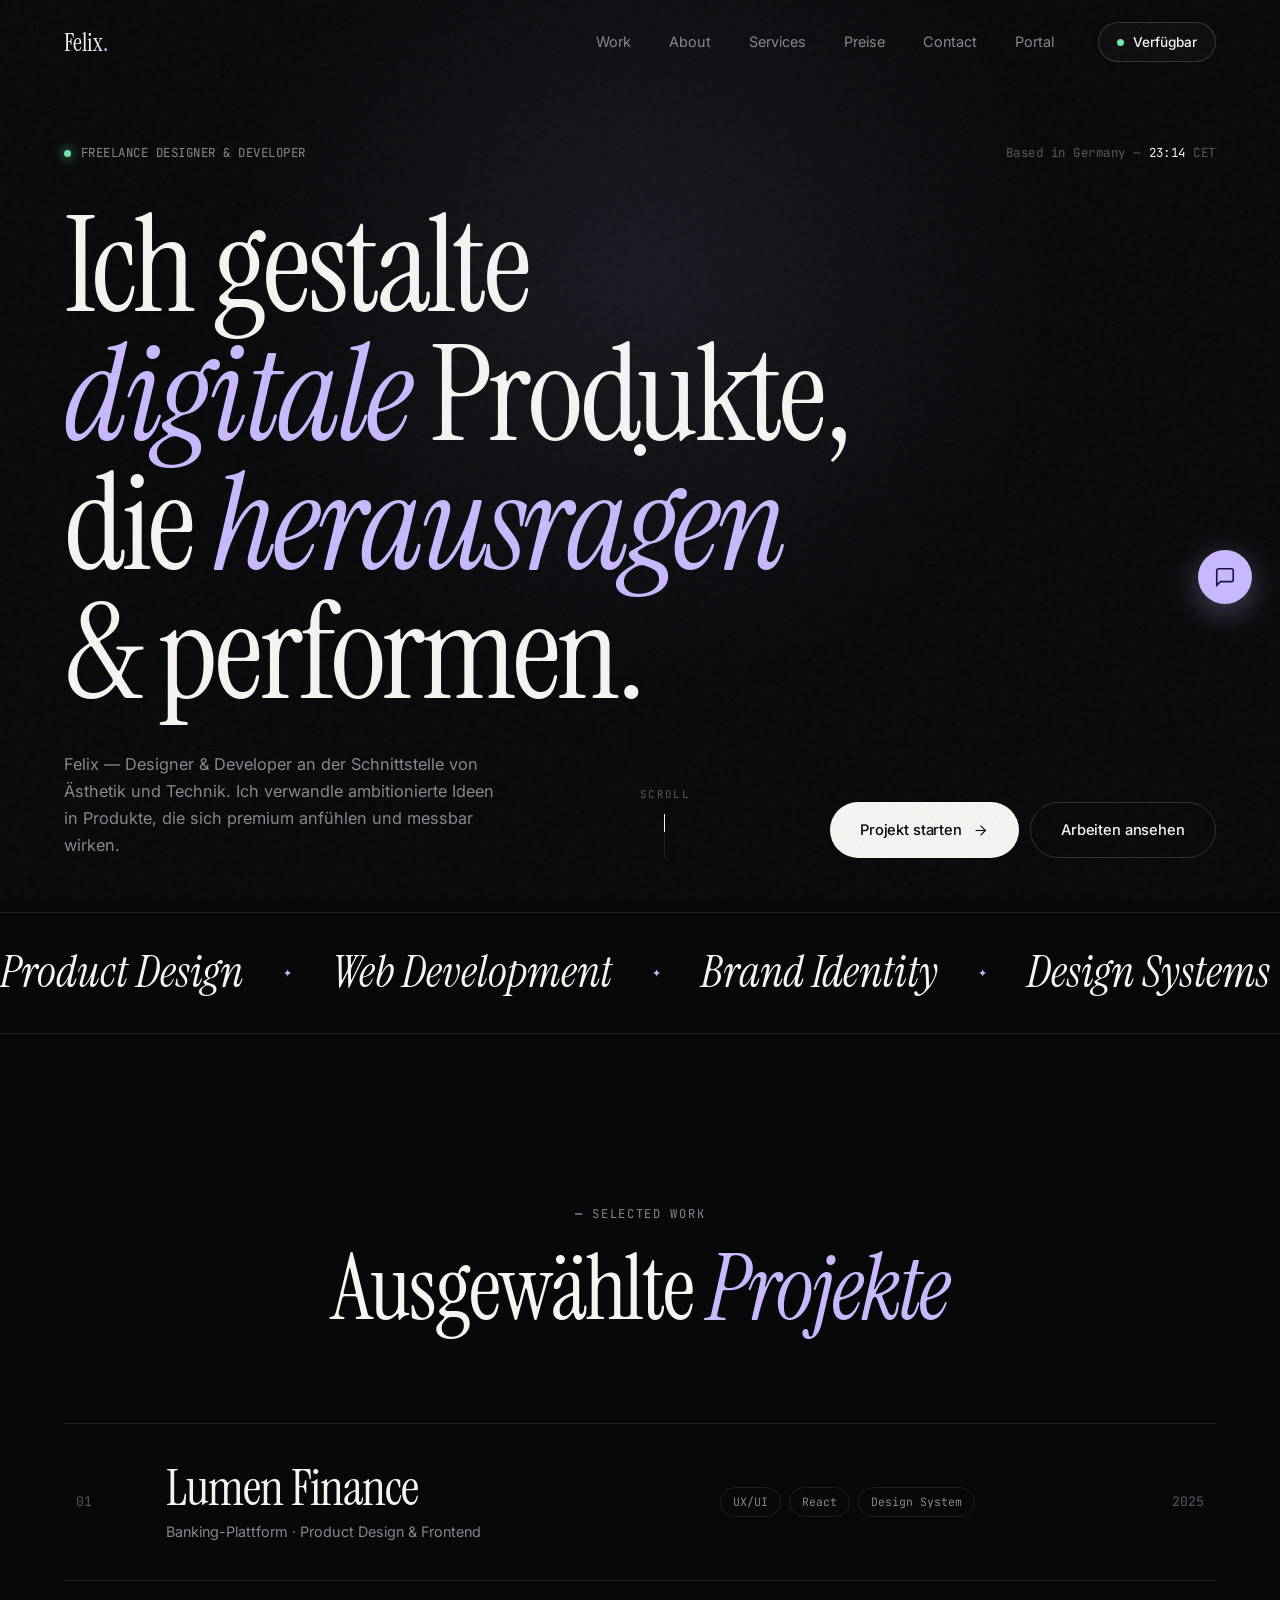
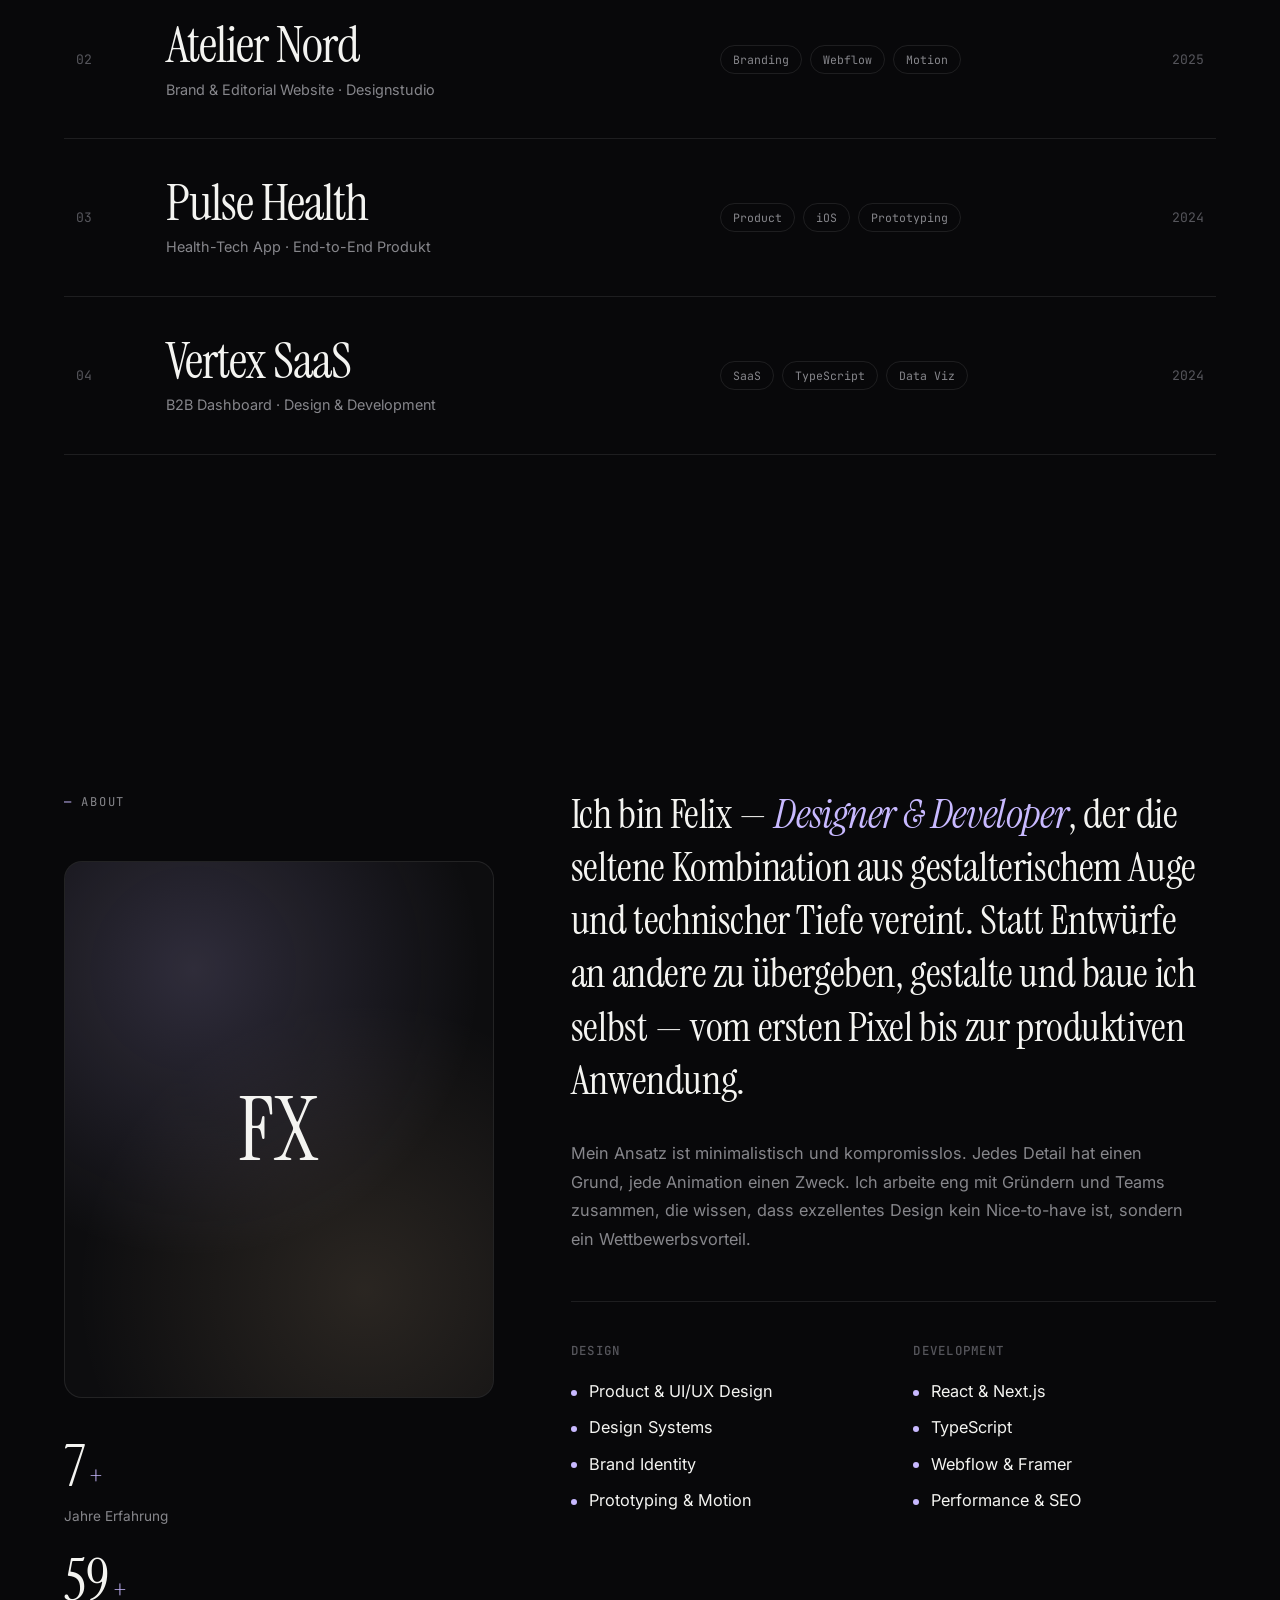
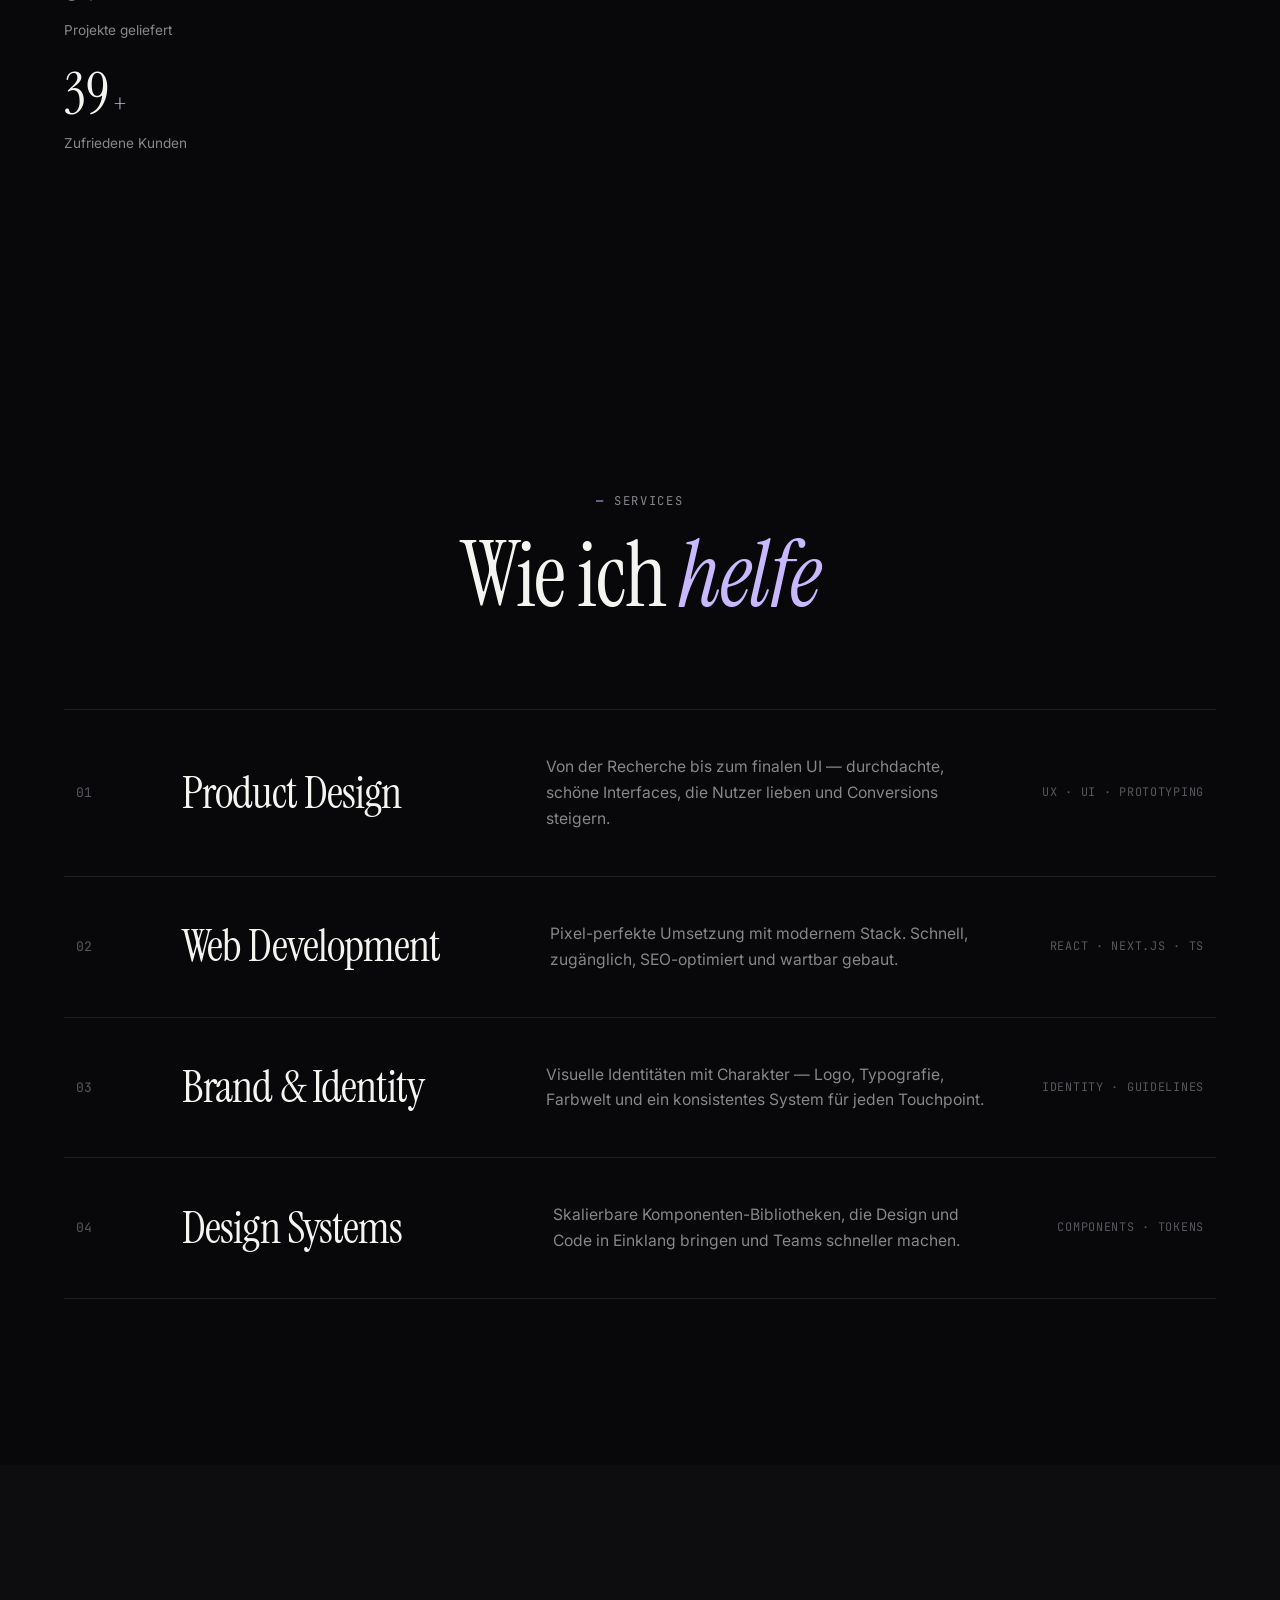
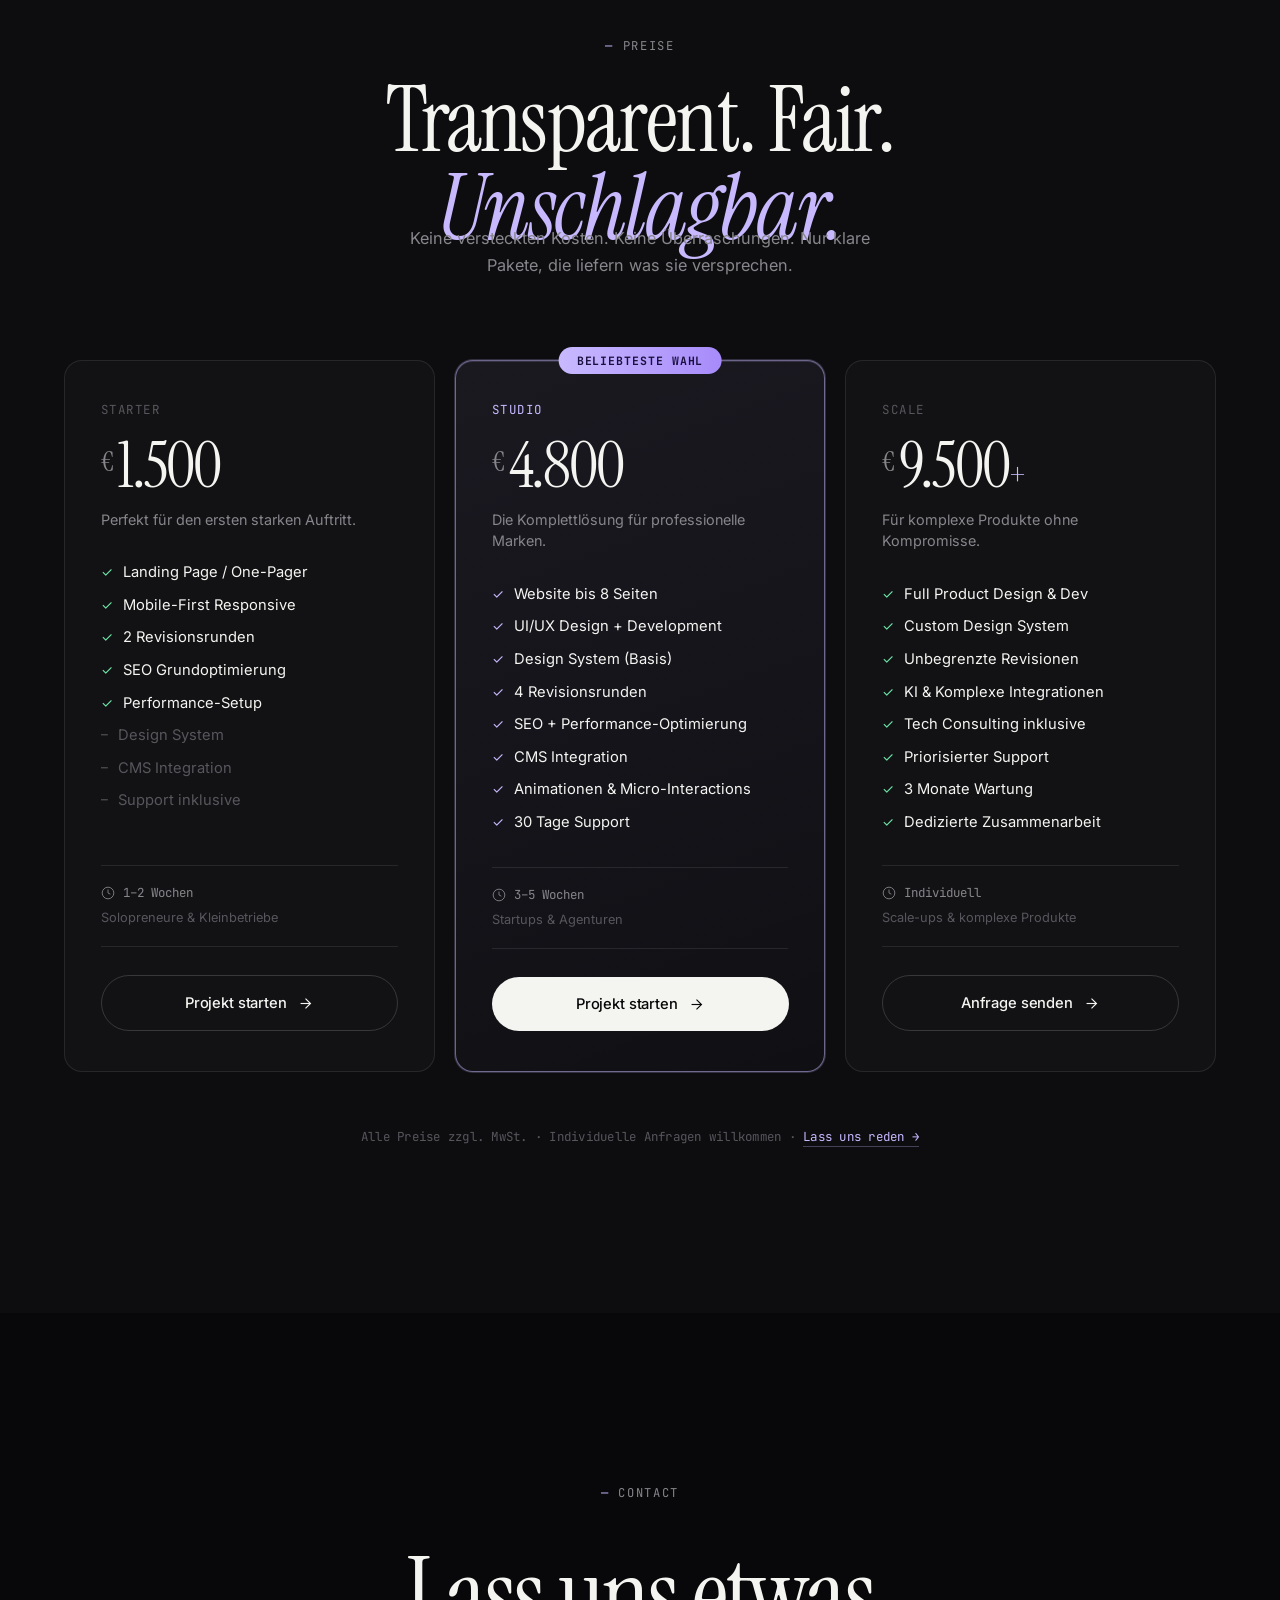
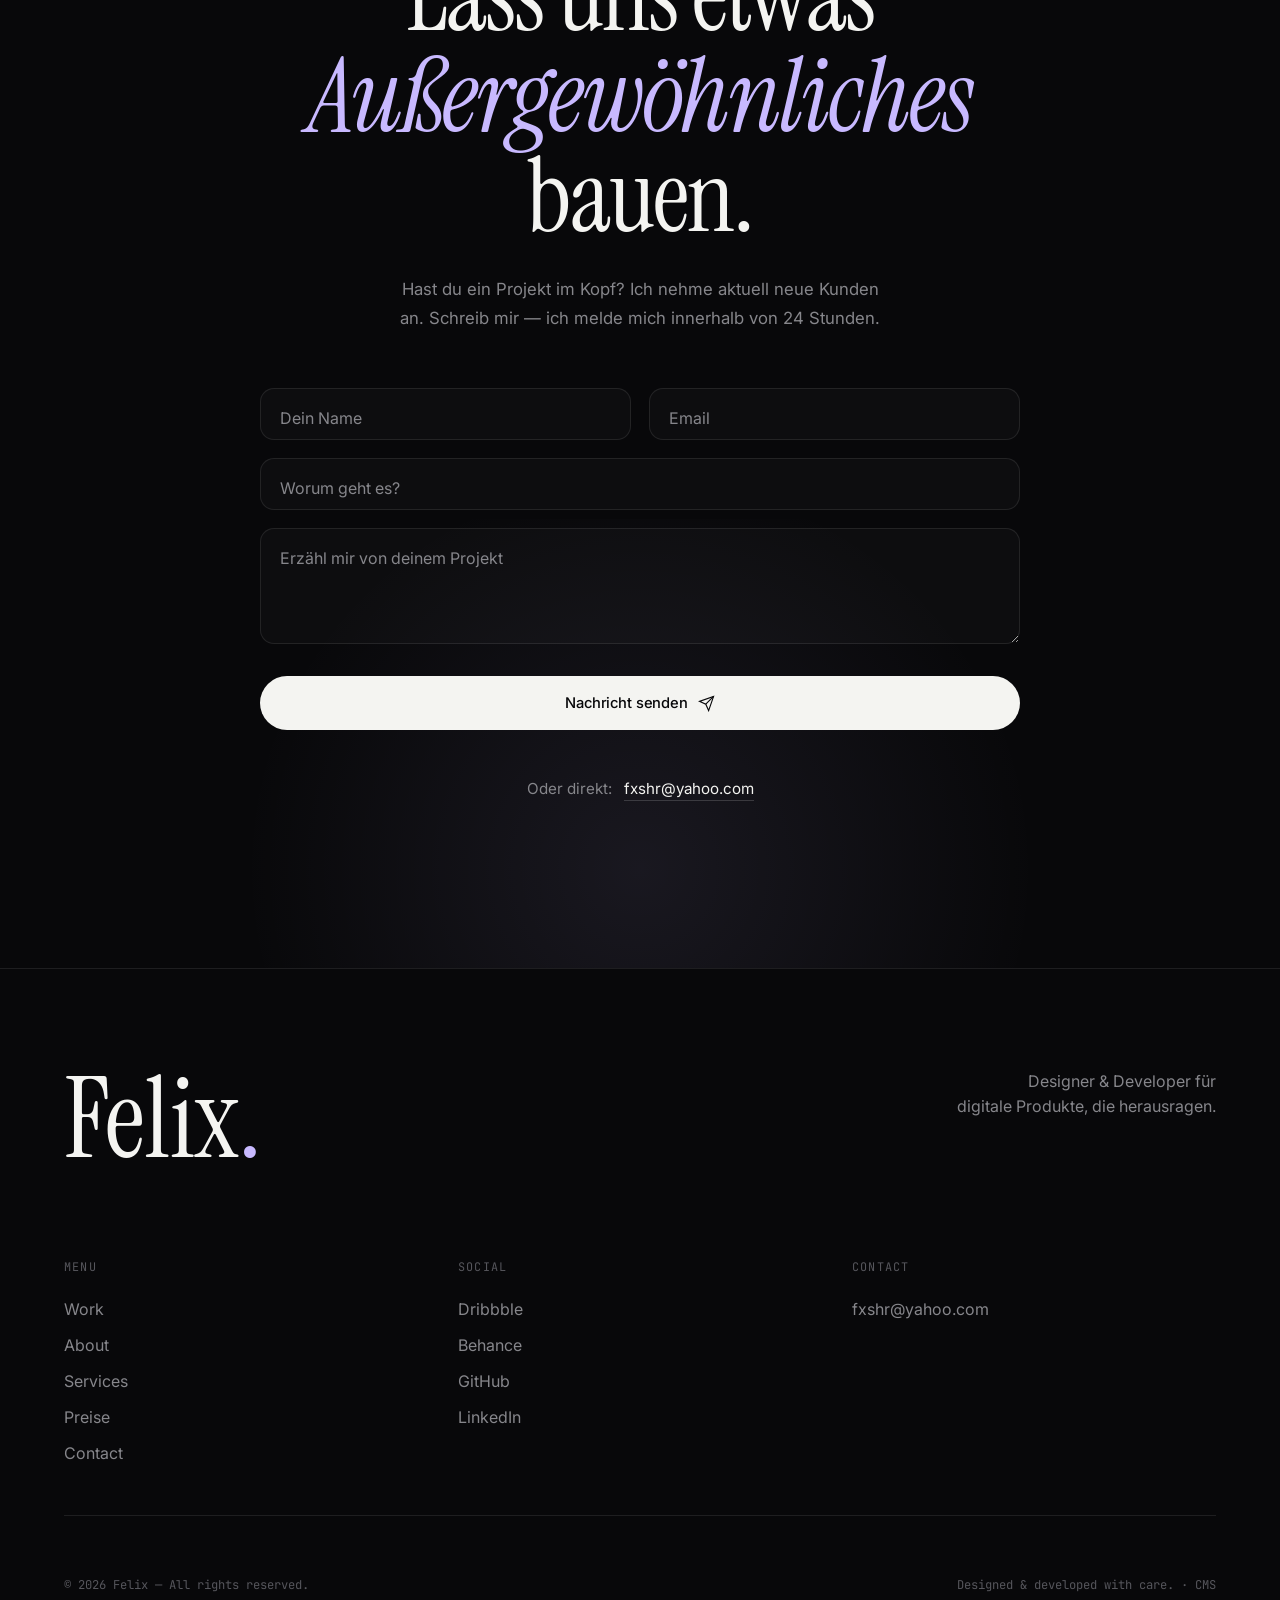
<file: index.html>
<!DOCTYPE html>
<html lang="de">
<head>
  <meta charset="UTF-8" />
  <meta name="viewport" content="width=device-width, initial-scale=1.0" />

  <!-- ===== SEO ===== -->
  <title>Felix — Designer & Developer · Digital Product Studio</title>
  <meta name="description" content="Felix ist Designer & Developer für ambitionierte Marken. Ich gestalte und entwickle digitale Produkte, die ästhetisch herausragen und messbar performen. Verfügbar für neue Projekte." />
  <meta name="keywords" content="Freelance Designer, Web Developer, UI UX Design, Webentwicklung, Digital Product Design, Frontend Developer, Brand Design, Felix" />
  <meta name="author" content="Felix" />
  <meta name="theme-color" content="#08080a" />
  <link rel="canonical" href="https://felix.studio/" />

  <!-- Open Graph -->
  <meta property="og:type" content="website" />
  <meta property="og:title" content="Felix — Designer & Developer" />
  <meta property="og:description" content="Ich gestalte und entwickle digitale Produkte, die herausragen. Verfügbar für neue Projekte." />
  <meta property="og:locale" content="de_DE" />
  <meta property="og:url" content="https://felix.studio/" />

  <!-- Twitter -->
  <meta name="twitter:card" content="summary_large_image" />
  <meta name="twitter:title" content="Felix — Designer & Developer" />
  <meta name="twitter:description" content="Ich gestalte und entwickle digitale Produkte, die herausragen." />

  <link rel="stylesheet" href="style.css" />
  <link rel="preconnect" href="https://fonts.googleapis.com" />
  <link rel="preconnect" href="https://fonts.gstatic.com" crossorigin />
  <link href="https://fonts.googleapis.com/css2?family=Inter:wght@300;400;500;600;700&family=Instrument+Serif:ital@0;1&family=JetBrains+Mono:wght@400;500&display=swap" rel="stylesheet" />

  <!-- Structured Data -->
  <script type="application/ld+json">
  {
    "@context": "https://schema.org",
    "@type": "Person",
    "name": "Felix",
    "jobTitle": "Designer & Developer",
    "description": "Freelance Designer & Developer für digitale Produkte.",
    "url": "https://felix.studio/",
    "knowsAbout": ["UI/UX Design", "Web Development", "Brand Design", "Frontend Engineering"],
    "email": "fxshr@yahoo.com"
  }
  </script>
</head>
<body>

  <!-- Grain overlay -->
  <div class="grain" aria-hidden="true"></div>

  <!-- Scroll progress -->
  <div class="progress" id="progressBar" aria-hidden="true"></div>

  <!-- Custom cursor -->
  <div class="cursor" id="cursor" aria-hidden="true"></div>

  <!-- ===== LOADER ===== -->
  <div class="loader" id="loader" aria-hidden="true">
    <div class="loader-content">
      <div class="loader-name">FELIX</div>
      <div class="loader-meta">
        <span>Designer & Developer</span>
        <span class="loader-count" id="loaderCount">0</span>
      </div>
      <div class="loader-track"><div class="loader-fill" id="loaderFill"></div></div>
    </div>
  </div>

  <!-- ===== NAV ===== -->
  <header class="nav" id="nav">
    <div class="nav-inner">
      <a href="#top" class="nav-brand" data-cursor="hover">
        Felix<span class="brand-dot">.</span>
      </a>
      <nav class="nav-menu" id="navMenu" aria-label="Hauptnavigation">
        <a href="#work"     class="nav-item" data-cursor="hover"><span>Work</span></a>
        <a href="#about"    class="nav-item" data-cursor="hover"><span>About</span></a>
        <a href="#services" class="nav-item" data-cursor="hover"><span>Services</span></a>
        <a href="#pricing"  class="nav-item" data-cursor="hover"><span>Preise</span></a>
        <a href="#contact"  class="nav-item" data-cursor="hover"><span>Contact</span></a>
        <a href="login.html" class="nav-item" data-cursor="hover"><span>Portal</span></a>
        <div class="menu-footer">
          <div class="mf-left">
            <span class="mf-label">Direkt erreichen</span>
            <a href="mailto:fxshr@yahoo.com" class="mf-mail" data-cursor="hover">fxshr@yahoo.com</a>
          </div>
          <div class="mf-right">
            <span class="cta-status"></span>
            <span>Verfügbar für Projekte</span>
          </div>
        </div>
      </nav>
      <a href="#contact" class="nav-cta" data-cursor="hover">
        <span class="cta-status"></span>
        Verfügbar
      </a>
      <button class="nav-burger" id="navBurger" aria-label="Menü öffnen" aria-expanded="false">
        <span></span><span></span>
      </button>
    </div>
  </header>

  <!-- ===== HERO ===== -->
  <main id="top">
  <section class="hero" id="hero">
    <div class="hero-glow" aria-hidden="true"></div>

    <div class="hero-top">
      <span class="hero-tag" data-reveal>
        <span class="tag-dot"></span>
        Freelance Designer &amp; Developer
      </span>
      <span class="hero-loc" data-reveal>
        Based in Germany — <span id="localTime">--:--</span> CET
      </span>
    </div>

    <h1 class="hero-title">
      <span class="ht-line" data-reveal><span>Ich gestalte</span></span>
      <span class="ht-line" data-reveal><span><em>digitale</em> Produkte,</span></span>
      <span class="ht-line" data-reveal><span>die <em>herausragen</em></span></span>
      <span class="ht-line" data-reveal><span>&amp; performen.</span></span>
    </h1>

    <div class="hero-bottom">
      <p class="hero-lead" data-reveal>
        Felix — Designer &amp; Developer an der Schnittstelle von
        Ästhetik und Technik. Ich verwandle ambitionierte Ideen in
        Produkte, die sich premium anfühlen und messbar wirken.
      </p>
      <div class="hero-actions" data-reveal>
        <a href="#contact" class="btn btn-light magnetic" data-cursor="hover">
          <span>Projekt starten</span>
          <svg viewBox="0 0 24 24" fill="none" stroke="currentColor" stroke-width="1.6"><line x1="5" y1="12" x2="19" y2="12"/><polyline points="12 5 19 12 12 19"/></svg>
        </a>
        <a href="#work" class="btn btn-line magnetic" data-cursor="hover">
          <span>Arbeiten ansehen</span>
        </a>
      </div>
    </div>

    <div class="hero-scroll" data-reveal>
      <span>Scroll</span>
      <span class="scroll-bar"><span class="scroll-fill"></span></span>
    </div>
  </section>
  </main>

  <!-- ===== MARQUEE ===== -->
  <section class="marquee" aria-hidden="true">
    <div class="marquee-track">
      <span>Product Design</span><span class="m-sep">✦</span>
      <span>Web Development</span><span class="m-sep">✦</span>
      <span>Brand Identity</span><span class="m-sep">✦</span>
      <span>Design Systems</span><span class="m-sep">✦</span>
      <span>Motion</span><span class="m-sep">✦</span>
      <span>Product Design</span><span class="m-sep">✦</span>
      <span>Web Development</span><span class="m-sep">✦</span>
      <span>Brand Identity</span><span class="m-sep">✦</span>
      <span>Design Systems</span><span class="m-sep">✦</span>
      <span>Motion</span><span class="m-sep">✦</span>
    </div>
  </section>

  <!-- ===== WORK ===== -->
  <section class="section work" id="work">
    <div class="section-head">
      <span class="eyebrow" data-reveal>Selected Work</span>
      <h2 class="section-title" data-reveal>
        Ausgewählte <em>Projekte</em>
      </h2>
    </div>

    <div class="work-list">
      <a href="#contact" class="work-item" data-cursor="view" data-reveal>
        <div class="wi-index">01</div>
        <div class="wi-main">
          <h3 class="wi-title">Lumen Finance</h3>
          <p class="wi-desc">Banking-Plattform · Product Design &amp; Frontend</p>
        </div>
        <div class="wi-tags">
          <span>UX/UI</span><span>React</span><span>Design System</span>
        </div>
        <div class="wi-year">2025</div>
        <div class="wi-media">
          <div class="wm-inner grad-1"></div>
        </div>
      </a>

      <a href="#contact" class="work-item" data-cursor="view" data-reveal>
        <div class="wi-index">02</div>
        <div class="wi-main">
          <h3 class="wi-title">Atelier Nord</h3>
          <p class="wi-desc">Brand &amp; Editorial Website · Designstudio</p>
        </div>
        <div class="wi-tags">
          <span>Branding</span><span>Webflow</span><span>Motion</span>
        </div>
        <div class="wi-year">2025</div>
        <div class="wi-media">
          <div class="wm-inner grad-2"></div>
        </div>
      </a>

      <a href="#contact" class="work-item" data-cursor="view" data-reveal>
        <div class="wi-index">03</div>
        <div class="wi-main">
          <h3 class="wi-title">Pulse Health</h3>
          <p class="wi-desc">Health-Tech App · End-to-End Produkt</p>
        </div>
        <div class="wi-tags">
          <span>Product</span><span>iOS</span><span>Prototyping</span>
        </div>
        <div class="wi-year">2024</div>
        <div class="wi-media">
          <div class="wm-inner grad-3"></div>
        </div>
      </a>

      <a href="#contact" class="work-item" data-cursor="view" data-reveal>
        <div class="wi-index">04</div>
        <div class="wi-main">
          <h3 class="wi-title">Vertex SaaS</h3>
          <p class="wi-desc">B2B Dashboard · Design &amp; Development</p>
        </div>
        <div class="wi-tags">
          <span>SaaS</span><span>TypeScript</span><span>Data Viz</span>
        </div>
        <div class="wi-year">2024</div>
        <div class="wi-media">
          <div class="wm-inner grad-4"></div>
        </div>
      </a>
    </div>
  </section>

  <!-- ===== ABOUT ===== -->
  <section class="section about" id="about">
    <div class="about-grid">
      <div class="about-left">
        <span class="eyebrow" data-reveal>About</span>
        <div class="about-portrait" data-reveal>
          <div class="portrait-glass">
            <span class="portrait-mono">FX</span>
          </div>
        </div>
        <div class="about-facts" data-reveal>
          <div class="fact">
            <span class="fact-n" data-count="8">0</span><span class="fact-suf">+</span>
            <span class="fact-l">Jahre Erfahrung</span>
          </div>
          <div class="fact">
            <span class="fact-n" data-count="60">0</span><span class="fact-suf">+</span>
            <span class="fact-l">Projekte geliefert</span>
          </div>
          <div class="fact">
            <span class="fact-n" data-count="40">0</span><span class="fact-suf">+</span>
            <span class="fact-l">Zufriedene Kunden</span>
          </div>
        </div>
      </div>

      <div class="about-right">
        <p class="about-statement" data-reveal>
          Ich bin Felix — <em>Designer &amp; Developer</em>, der die seltene
          Kombination aus gestalterischem Auge und technischer Tiefe vereint.
          Statt Entwürfe an andere zu übergeben, gestalte und baue ich selbst —
          vom ersten Pixel bis zur produktiven Anwendung.
        </p>
        <p class="about-text" data-reveal>
          Mein Ansatz ist minimalistisch und kompromisslos. Jedes Detail hat
          einen Grund, jede Animation einen Zweck. Ich arbeite eng mit Gründern
          und Teams zusammen, die wissen, dass exzellentes Design kein
          Nice-to-have ist, sondern ein Wettbewerbsvorteil.
        </p>

        <div class="about-skills" data-reveal>
          <div class="skill-col">
            <h4>Design</h4>
            <ul>
              <li>Product &amp; UI/UX Design</li>
              <li>Design Systems</li>
              <li>Brand Identity</li>
              <li>Prototyping &amp; Motion</li>
            </ul>
          </div>
          <div class="skill-col">
            <h4>Development</h4>
            <ul>
              <li>React &amp; Next.js</li>
              <li>TypeScript</li>
              <li>Webflow &amp; Framer</li>
              <li>Performance &amp; SEO</li>
            </ul>
          </div>
        </div>
      </div>
    </div>
  </section>

  <!-- ===== SERVICES ===== -->
  <section class="section services" id="services">
    <div class="section-head">
      <span class="eyebrow" data-reveal>Services</span>
      <h2 class="section-title" data-reveal>
        Wie ich <em>helfe</em>
      </h2>
    </div>

    <div class="services-list">
      <article class="svc-row" data-reveal data-cursor="hover">
        <div class="svc-num">01</div>
        <h3 class="svc-name">Product Design</h3>
        <p class="svc-text">
          Von der Recherche bis zum finalen UI — durchdachte, schöne Interfaces,
          die Nutzer lieben und Conversions steigern.
        </p>
        <div class="svc-meta">UX · UI · Prototyping</div>
      </article>

      <article class="svc-row" data-reveal data-cursor="hover">
        <div class="svc-num">02</div>
        <h3 class="svc-name">Web Development</h3>
        <p class="svc-text">
          Pixel-perfekte Umsetzung mit modernem Stack. Schnell, zugänglich,
          SEO-optimiert und wartbar gebaut.
        </p>
        <div class="svc-meta">React · Next.js · TS</div>
      </article>

      <article class="svc-row" data-reveal data-cursor="hover">
        <div class="svc-num">03</div>
        <h3 class="svc-name">Brand &amp; Identity</h3>
        <p class="svc-text">
          Visuelle Identitäten mit Charakter — Logo, Typografie, Farbwelt und
          ein konsistentes System für jeden Touchpoint.
        </p>
        <div class="svc-meta">Identity · Guidelines</div>
      </article>

      <article class="svc-row" data-reveal data-cursor="hover">
        <div class="svc-num">04</div>
        <h3 class="svc-name">Design Systems</h3>
        <p class="svc-text">
          Skalierbare Komponenten-Bibliotheken, die Design und Code in Einklang
          bringen und Teams schneller machen.
        </p>
        <div class="svc-meta">Components · Tokens</div>
      </article>
    </div>
  </section>

  <!-- ===== PRICING ===== -->
  <section class="section pricing-section" id="pricing">
    <div class="section-head">
      <span class="eyebrow" data-reveal>Preise</span>
      <h2 class="section-title" data-reveal>
        Transparent. Fair.<br /><em>Unschlagbar.</em>
      </h2>
      <p class="pricing-lead" data-reveal>
        Keine versteckten Kosten. Keine Überraschungen.
        Nur klare Pakete, die liefern was sie versprechen.
      </p>
    </div>

    <div class="pricing-grid">

      <!-- Starter -->
      <div class="price-card reveal">
        <div class="pc-header">
          <span class="pc-tier">Starter</span>
          <div class="pc-price">
            <span class="pc-currency">€</span>
            <span class="pc-amount">1.500</span>
          </div>
          <p class="pc-tagline">Perfekt für den ersten starken Auftritt.</p>
        </div>
        <ul class="pc-features">
          <li><span class="pc-check">✓</span> Landing Page / One-Pager</li>
          <li><span class="pc-check">✓</span> Mobile-First Responsive</li>
          <li><span class="pc-check">✓</span> 2 Revisionsrunden</li>
          <li><span class="pc-check">✓</span> SEO Grundoptimierung</li>
          <li><span class="pc-check">✓</span> Performance-Setup</li>
          <li class="pc-muted"><span class="pc-dash">–</span> Design System</li>
          <li class="pc-muted"><span class="pc-dash">–</span> CMS Integration</li>
          <li class="pc-muted"><span class="pc-dash">–</span> Support inklusive</li>
        </ul>
        <div class="pc-meta">
          <span class="pc-time">
            <svg viewBox="0 0 24 24" fill="none" stroke="currentColor" stroke-width="1.5"><circle cx="12" cy="12" r="10"/><polyline points="12 6 12 12 16 14"/></svg>
            1–2 Wochen
          </span>
          <span class="pc-best">Solopreneure &amp; Kleinbetriebe</span>
        </div>
        <a href="#contact" class="btn btn-line pc-cta" data-cursor="hover">
          <span>Projekt starten</span>
          <svg viewBox="0 0 24 24" fill="none" stroke="currentColor" stroke-width="1.6"><line x1="5" y1="12" x2="19" y2="12"/><polyline points="12 5 19 12 12 19"/></svg>
        </a>
      </div>

      <!-- Studio — Featured -->
      <div class="price-card price-featured reveal">
        <div class="pc-badge">Beliebteste Wahl</div>
        <div class="pc-header">
          <span class="pc-tier">Studio</span>
          <div class="pc-price">
            <span class="pc-currency">€</span>
            <span class="pc-amount">4.800</span>
          </div>
          <p class="pc-tagline">Die Komplettlösung für professionelle Marken.</p>
        </div>
        <ul class="pc-features">
          <li><span class="pc-check">✓</span> Website bis 8 Seiten</li>
          <li><span class="pc-check">✓</span> UI/UX Design + Development</li>
          <li><span class="pc-check">✓</span> Design System (Basis)</li>
          <li><span class="pc-check">✓</span> 4 Revisionsrunden</li>
          <li><span class="pc-check">✓</span> SEO + Performance-Optimierung</li>
          <li><span class="pc-check">✓</span> CMS Integration</li>
          <li><span class="pc-check">✓</span> Animationen &amp; Micro-Interactions</li>
          <li><span class="pc-check">✓</span> 30 Tage Support</li>
        </ul>
        <div class="pc-meta">
          <span class="pc-time">
            <svg viewBox="0 0 24 24" fill="none" stroke="currentColor" stroke-width="1.5"><circle cx="12" cy="12" r="10"/><polyline points="12 6 12 12 16 14"/></svg>
            3–5 Wochen
          </span>
          <span class="pc-best">Startups &amp; Agenturen</span>
        </div>
        <a href="#contact" class="btn btn-light pc-cta magnetic" data-cursor="hover">
          <span>Projekt starten</span>
          <svg viewBox="0 0 24 24" fill="none" stroke="currentColor" stroke-width="1.6"><line x1="5" y1="12" x2="19" y2="12"/><polyline points="12 5 19 12 12 19"/></svg>
        </a>
      </div>

      <!-- Scale -->
      <div class="price-card reveal">
        <div class="pc-header">
          <span class="pc-tier">Scale</span>
          <div class="pc-price">
            <span class="pc-currency">€</span>
            <span class="pc-amount">9.500<span class="pc-plus">+</span></span>
          </div>
          <p class="pc-tagline">Für komplexe Produkte ohne Kompromisse.</p>
        </div>
        <ul class="pc-features">
          <li><span class="pc-check">✓</span> Full Product Design &amp; Dev</li>
          <li><span class="pc-check">✓</span> Custom Design System</li>
          <li><span class="pc-check">✓</span> Unbegrenzte Revisionen</li>
          <li><span class="pc-check">✓</span> KI &amp; Komplexe Integrationen</li>
          <li><span class="pc-check">✓</span> Tech Consulting inklusive</li>
          <li><span class="pc-check">✓</span> Priorisierter Support</li>
          <li><span class="pc-check">✓</span> 3 Monate Wartung</li>
          <li><span class="pc-check">✓</span> Dedizierte Zusammenarbeit</li>
        </ul>
        <div class="pc-meta">
          <span class="pc-time">
            <svg viewBox="0 0 24 24" fill="none" stroke="currentColor" stroke-width="1.5"><circle cx="12" cy="12" r="10"/><polyline points="12 6 12 12 16 14"/></svg>
            Individuell
          </span>
          <span class="pc-best">Scale-ups &amp; komplexe Produkte</span>
        </div>
        <a href="#contact" class="btn btn-line pc-cta" data-cursor="hover">
          <span>Anfrage senden</span>
          <svg viewBox="0 0 24 24" fill="none" stroke="currentColor" stroke-width="1.6"><line x1="5" y1="12" x2="19" y2="12"/><polyline points="12 5 19 12 12 19"/></svg>
        </a>
      </div>

    </div>

    <p class="pricing-note" data-reveal>
      Alle Preise zzgl. MwSt. · Individuelle Anfragen willkommen ·
      <a href="#contact" data-cursor="hover">Lass uns reden →</a>
    </p>
  </section>

  <!-- ===== CONTACT ===== -->
  <section class="section contact" id="contact">
    <div class="contact-glow" aria-hidden="true"></div>
    <div class="contact-inner">
      <span class="eyebrow" data-reveal>Contact</span>
      <h2 class="contact-title" data-reveal>
        Lass uns etwas<br /><em>Außergewöhnliches</em> bauen.
      </h2>
      <p class="contact-lead" data-reveal>
        Hast du ein Projekt im Kopf? Ich nehme aktuell neue Kunden an.
        Schreib mir — ich melde mich innerhalb von 24 Stunden.
      </p>

      <form class="contact-form" id="contactForm" data-reveal>
        <div class="cf-row">
          <div class="cf-group">
            <input type="text" id="cf-name" name="name" placeholder=" " required />
            <label for="cf-name">Dein Name</label>
          </div>
          <div class="cf-group">
            <input type="email" id="cf-email" name="email" placeholder=" " required />
            <label for="cf-email">Email</label>
          </div>
        </div>
        <div class="cf-group">
          <input type="text" id="cf-subject" name="subject" placeholder=" " required />
          <label for="cf-subject">Worum geht es?</label>
        </div>
        <div class="cf-group">
          <textarea id="cf-message" name="message" rows="4" placeholder=" " required></textarea>
          <label for="cf-message">Erzähl mir von deinem Projekt</label>
        </div>
        <button type="submit" class="btn btn-light btn-block magnetic" data-cursor="hover">
          <span>Nachricht senden</span>
          <svg viewBox="0 0 24 24" fill="none" stroke="currentColor" stroke-width="1.6"><line x1="22" y1="2" x2="11" y2="13"/><polygon points="22 2 15 22 11 13 2 9 22 2"/></svg>
        </button>
        <p class="cf-success" id="cfSuccess">
          ✓ Danke! Deine Nachricht ist unterwegs — ich melde mich bald.
        </p>
      </form>

      <div class="contact-alt" data-reveal>
        <span>Oder direkt:</span>
        <a href="mailto:fxshr@yahoo.com" data-cursor="hover">fxshr@yahoo.com</a>
      </div>
    </div>
  </section>

  <!-- ===== FOOTER ===== -->
  <footer class="footer">
    <div class="footer-top">
      <div class="footer-brand">Felix<span class="brand-dot">.</span></div>
      <p class="footer-tagline">Designer &amp; Developer für<br />digitale Produkte, die herausragen.</p>
    </div>
    <div class="footer-cols">
      <div class="footer-col">
        <span class="fc-head">Menu</span>
        <a href="#work" data-cursor="hover">Work</a>
        <a href="#about" data-cursor="hover">About</a>
        <a href="#services" data-cursor="hover">Services</a>
        <a href="#pricing"  data-cursor="hover">Preise</a>
        <a href="#contact"  data-cursor="hover">Contact</a>
      </div>
      <div class="footer-col">
        <span class="fc-head">Social</span>
        <a href="#" data-cursor="hover">Dribbble</a>
        <a href="#" data-cursor="hover">Behance</a>
        <a href="https://github.com/fxshr29" data-cursor="hover">GitHub</a>
        <a href="#" data-cursor="hover">LinkedIn</a>
      </div>
      <div class="footer-col">
        <span class="fc-head">Contact</span>
        <a href="mailto:fxshr@yahoo.com" data-cursor="hover">fxshr@yahoo.com</a>
      </div>
    </div>
    <div class="footer-bottom">
      <span>© 2026 Felix — All rights reserved.</span>
      <span>Designed &amp; developed with care. · <a href="admin.html" class="cms-link" data-cursor="hover">CMS</a></span>
    </div>
  </footer>

  <!-- ===== CHAT WIDGET ===== -->
  <div class="chat-widget" id="chatWidget">
    <button class="chat-toggle" id="chatToggle" aria-label="Mit Felix AI chatten">
      <svg class="chat-icon-open" viewBox="0 0 24 24" fill="none" stroke="currentColor" stroke-width="1.8"><path d="M21 15a2 2 0 0 1-2 2H7l-4 4V5a2 2 0 0 1 2-2h14a2 2 0 0 1 2 2z"/></svg>
      <svg class="chat-icon-close" viewBox="0 0 24 24" fill="none" stroke="currentColor" stroke-width="1.8"><line x1="18" y1="6" x2="6" y2="18"/><line x1="6" y1="6" x2="18" y2="18"/></svg>
    </button>
    <div class="chat-panel" id="chatPanel">
      <div class="chat-header">
        <div class="chat-avatar">F</div>
        <div>
          <div class="chat-name">Felix AI</div>
          <div class="chat-status">Beantwortet deine Fragen</div>
        </div>
      </div>
      <div class="chat-messages" id="chatMessages">
        <div class="chat-msg chat-msg-bot">
          <p>Hallo! Ich bin Felix' Assistent. Frag mich alles über Projekte, Services oder Preise.</p>
        </div>
      </div>
      <div class="chat-input-row">
        <input type="text" class="chat-input" id="chatInput" placeholder="Schreib eine Nachricht…" autocomplete="off" />
        <button class="chat-send" id="chatSend" aria-label="Senden">
          <svg viewBox="0 0 24 24" fill="currentColor"><polygon points="22 2 15 22 11 13 2 9 22 2"/></svg>
        </button>
      </div>
      <div class="chat-no-key" id="chatNoKey">
        <p>KI nicht konfiguriert. <a href="admin.html">Groq API-Key einrichten →</a></p>
      </div>
    </div>
  </div>

  <script src="script.js"></script>
</body>
</html>
</file>
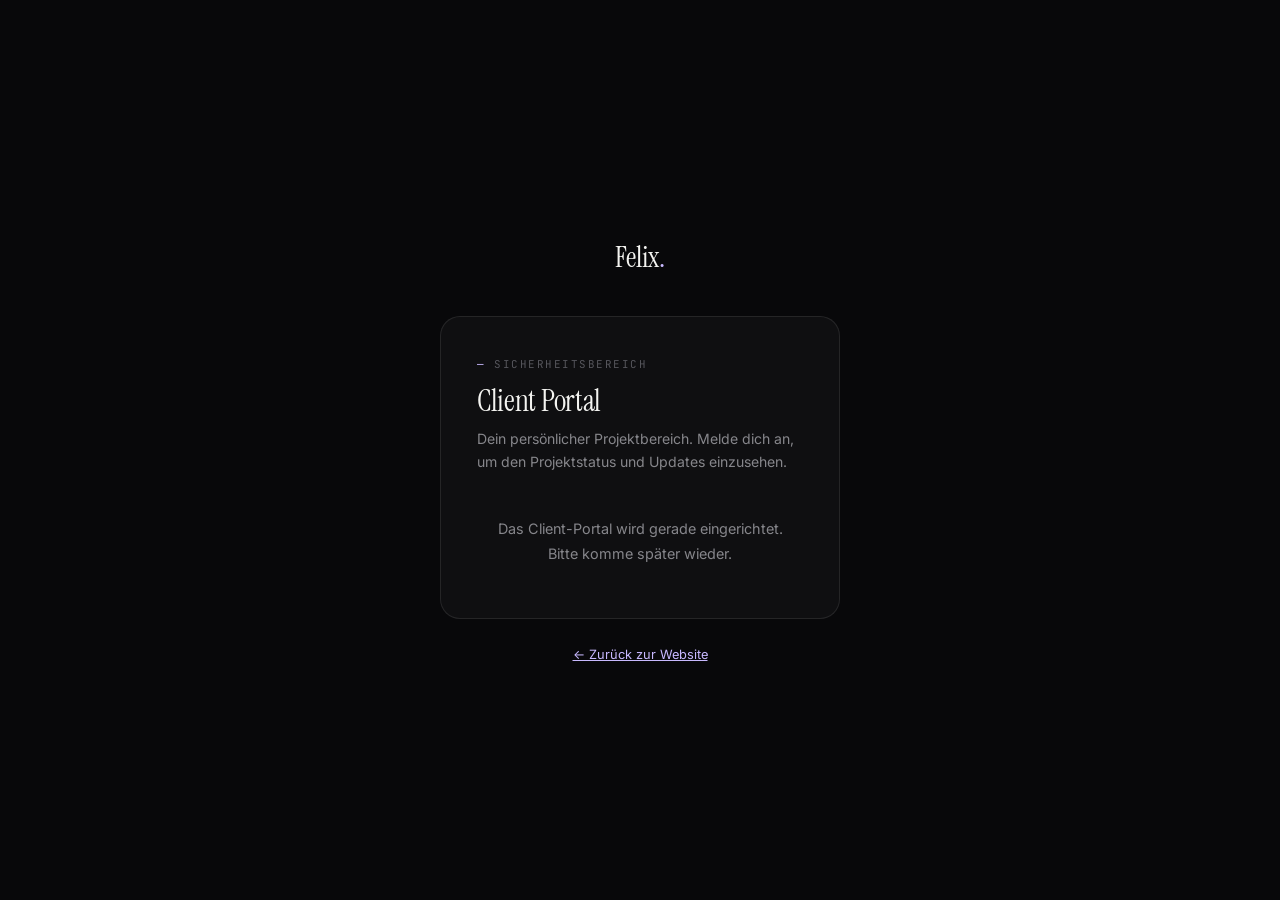
<file: client.html>
<!DOCTYPE html>
<html lang="de">
<head>
  <meta charset="UTF-8" />
  <meta name="viewport" content="width=device-width, initial-scale=1.0" />
  <meta name="robots" content="noindex, nofollow" />
  <title>Projektübersicht — Felix</title>
  <link rel="preconnect" href="https://fonts.googleapis.com" />
  <link rel="preconnect" href="https://fonts.gstatic.com" crossorigin />
  <link href="https://fonts.googleapis.com/css2?family=Inter:wght@400;500;600&family=Instrument+Serif:ital@0;1&family=JetBrains+Mono:wght@400;500&display=swap" rel="stylesheet" />
  <style>
    *, *::before, *::after { box-sizing: border-box; margin: 0; padding: 0; }
    :root {
      --bg: #08080a; --bg-soft: #0d0d10;
      --surface: rgba(255,255,255,.025); --surface-2: rgba(255,255,255,.045);
      --border: rgba(255,255,255,.09); --border-2: rgba(255,255,255,.16);
      --text: #f4f4f1; --muted: #86868b; --muted-2: #56565c;
      --accent: #c8b9ff; --green: #6ee7a8; --red: #f87171;
      --sans: 'Inter', sans-serif; --serif: 'Instrument Serif', serif; --mono: 'JetBrains Mono', monospace;
      --ease: cubic-bezier(.22,1,.36,1);
      --pad: clamp(18px, 4vw, 48px);
    }
    html { -webkit-font-smoothing: antialiased; }
    body { font-family: var(--sans); background: var(--bg); color: var(--text); line-height: 1.5; min-height: 100vh; }
    a { color: inherit; text-decoration: none; }

    /* Header */
    .client-header {
      position: sticky; top: 0; z-index: 100;
      display: flex; align-items: center; justify-content: space-between;
      padding: 18px var(--pad);
      background: rgba(8,8,10,.85);
      backdrop-filter: blur(20px);
      border-bottom: 1px solid var(--border);
    }
    .client-logo { font-family: var(--serif); font-size: 1.4rem; }
    .client-logo .brand-dot { color: var(--accent); }
    .client-logout {
      display: inline-flex; align-items: center; gap: 8px;
      padding: 8px 18px; border-radius: 50px;
      border: 1px solid var(--border-2); background: none;
      color: var(--muted); font-family: var(--sans); font-size: .82rem;
      cursor: pointer; transition: color .3s var(--ease), border-color .3s var(--ease);
    }
    .client-logout:hover { color: var(--text); border-color: var(--text); }

    /* Main */
    .client-main {
      max-width: 820px;
      margin: 0 auto;
      padding: clamp(36px, 6vw, 72px) var(--pad) 80px;
    }

    .client-welcome {
      margin-bottom: 48px;
    }
    .welcome-eyebrow {
      font-family: var(--mono); font-size: .7rem;
      text-transform: uppercase; letter-spacing: .14em; color: var(--muted-2);
      margin-bottom: 12px;
    }
    .welcome-eyebrow::before { content: '— '; color: var(--accent); }
    .welcome-title {
      font-family: var(--serif); font-size: clamp(2rem, 6vw, 3.2rem);
      font-weight: 400; letter-spacing: -.02em; line-height: 1.05;
      margin-bottom: 14px;
    }
    .welcome-title em { font-style: italic; color: var(--accent); }
    .welcome-text { font-size: .95rem; color: var(--muted); max-width: 520px; line-height: 1.7; }

    /* Cards */
    .card {
      background: var(--surface);
      border: 1px solid var(--border);
      border-radius: 18px;
      padding: 28px 30px;
      margin-bottom: 20px;
    }
    .card-head {
      display: flex; align-items: baseline; gap: 12px;
      margin-bottom: 24px;
    }
    .card-eyebrow {
      font-family: var(--mono); font-size: .68rem;
      text-transform: uppercase; letter-spacing: .12em; color: var(--muted-2);
    }
    .card-title {
      font-family: var(--serif); font-size: 1.35rem;
      font-weight: 400; color: var(--text);
    }

    /* Stages */
    .stages {
      display: flex;
      gap: 0;
      position: relative;
    }
    .stages::before {
      content: '';
      position: absolute;
      top: 20px; left: 20px; right: 20px;
      height: 1px;
      background: var(--border);
      z-index: 0;
    }
    .stage {
      flex: 1;
      display: flex;
      flex-direction: column;
      align-items: center;
      gap: 10px;
      position: relative;
      z-index: 1;
    }
    .stage-dot {
      width: 40px; height: 40px;
      border-radius: 50%;
      border: 1.5px solid var(--border-2);
      background: var(--bg);
      display: flex; align-items: center; justify-content: center;
      font-family: var(--mono); font-size: .7rem;
      color: var(--muted-2);
      transition: all .3s var(--ease);
    }
    .stage.done .stage-dot {
      background: rgba(110,231,168,.15);
      border-color: var(--green);
      color: var(--green);
    }
    .stage.current .stage-dot {
      background: rgba(200,185,255,.12);
      border-color: var(--accent);
      color: var(--accent);
      box-shadow: 0 0 0 4px rgba(200,185,255,.12);
    }
    .stage-label {
      font-size: .74rem;
      color: var(--muted-2);
      text-align: center;
      font-family: var(--mono);
      font-size: .68rem;
      text-transform: uppercase;
      letter-spacing: .06em;
    }
    .stage.done .stage-label, .stage.current .stage-label { color: var(--text); }

    /* Updates */
    .updates-list { display: flex; flex-direction: column; gap: 14px; }
    .update-item {
      padding: 16px 20px;
      border-radius: 12px;
      background: var(--surface-2);
      border: 1px solid var(--border);
    }
    .update-date {
      font-family: var(--mono); font-size: .68rem;
      color: var(--muted-2); text-transform: uppercase; letter-spacing: .08em;
      margin-bottom: 6px;
    }
    .update-text { font-size: .9rem; color: var(--text); line-height: 1.6; }
    .empty-state {
      padding: 24px 20px; text-align: center;
      font-size: .88rem; color: var(--muted-2);
      font-family: var(--mono);
    }

    /* Documents */
    .docs-list { display: flex; flex-direction: column; gap: 10px; }
    .doc-item {
      display: flex; align-items: center; justify-content: space-between;
      padding: 14px 20px; border-radius: 12px;
      background: var(--surface-2); border: 1px solid var(--border);
      transition: border-color .3s var(--ease), background .3s var(--ease);
    }
    .doc-item:hover { border-color: var(--border-2); background: rgba(255,255,255,.04); }
    .doc-name { font-size: .9rem; color: var(--text); }
    .doc-link {
      font-family: var(--mono); font-size: .72rem; color: var(--accent);
      text-transform: uppercase; letter-spacing: .06em;
    }

    /* Contact card */
    .contact-card {
      background: linear-gradient(160deg, rgba(200,185,255,.06) 0%, rgba(200,185,255,.02) 100%);
      border: 1px solid rgba(200,185,255,.25);
      border-radius: 18px;
      padding: 28px 30px;
      display: flex; align-items: center; justify-content: space-between;
      flex-wrap: wrap; gap: 20px;
    }
    .cc-text h3 { font-family: var(--serif); font-size: 1.3rem; font-weight: 400; margin-bottom: 4px; }
    .cc-text p { font-size: .88rem; color: var(--muted); }
    .cc-btn {
      display: inline-flex; align-items: center; gap: 8px;
      padding: 12px 24px; border-radius: 50px;
      background: var(--text); color: var(--bg);
      font-family: var(--sans); font-size: .88rem; font-weight: 500;
      transition: background .3s var(--ease), transform .2s var(--ease);
    }
    .cc-btn:hover { background: #fff; transform: translateY(-1px); }

    /* Loading */
    .loading { text-align: center; padding: 60px 20px; color: var(--muted-2); font-family: var(--mono); font-size: .8rem; }

    @media (max-width: 600px) {
      .stage-label { font-size: .58rem; }
      .stages::before { top: 16px; left: 16px; right: 16px; }
      .stage-dot { width: 32px; height: 32px; font-size: .62rem; }
    }
  </style>
</head>
<body>

<header class="client-header">
  <a href="index.html" class="client-logo">Felix<span class="brand-dot">.</span></a>
  <button class="client-logout" id="logoutBtn">Abmelden</button>
</header>

<main class="client-main" id="clientMain">
  <div class="loading">Lade Projektdaten…</div>
</main>

<script>
'use strict';

function checkAuth() {
  try {
    const { expires } = JSON.parse(sessionStorage.getItem('client_session') || '{}');
    return Date.now() < expires;
  } catch { return false; }
}

if (!checkAuth()) {
  location.href = 'login.html';
}

document.getElementById('logoutBtn').addEventListener('click', () => {
  sessionStorage.removeItem('client_session');
  location.href = 'login.html';
});

(async function render() {
  let data = null;
  try {
    const res = await fetch('content.json', { cache: 'no-store' });
    if (res.ok) data = await res.json();
  } catch {}

  const c = data?.client || {};
  const project = c.project || {};
  const stages = project.stages || [];
  const updates = c.updates || [];
  const documents = c.documents || [];
  const projectName = project.name || 'Dein Projekt';

  const main = document.getElementById('clientMain');
  main.innerHTML = `
    <div class="client-welcome">
      <div class="welcome-eyebrow">Client Portal</div>
      <h1 class="welcome-title"><em>${projectName}</em></h1>
      <p class="welcome-text">${c.welcome || 'Willkommen! Hier findest du alle Infos zu deinem Projekt.'}</p>
    </div>

    <div class="card">
      <div class="card-head">
        <span class="card-eyebrow">Status</span>
        <span class="card-title">Projektstatus</span>
      </div>
      <div class="stages">
        ${stages.map((s, i) => `
          <div class="stage${s.done ? ' done' : ''}${s.current ? ' current' : ''}">
            <div class="stage-dot">${s.done ? '✓' : (i + 1)}</div>
            <div class="stage-label">${s.label}</div>
          </div>
        `).join('')}
      </div>
    </div>

    <div class="card">
      <div class="card-head">
        <span class="card-eyebrow">Updates</span>
        <span class="card-title">Neuigkeiten</span>
      </div>
      <div class="updates-list">
        ${updates.length
          ? updates.slice().reverse().map(u => `
            <div class="update-item">
              <div class="update-date">${u.date || ''}</div>
              <div class="update-text">${u.text || ''}</div>
            </div>`).join('')
          : '<div class="empty-state">Noch keine Updates — halte Ausschau!</div>'
        }
      </div>
    </div>

    ${documents.length ? `
    <div class="card">
      <div class="card-head">
        <span class="card-eyebrow">Dateien</span>
        <span class="card-title">Dokumente</span>
      </div>
      <div class="docs-list">
        ${documents.map(d => `
          <div class="doc-item">
            <span class="doc-name">${d.name || ''}</span>
            <a href="${d.url || '#'}" class="doc-link" target="_blank" rel="noopener">Öffnen →</a>
          </div>`).join('')}
      </div>
    </div>` : ''}

    <div class="contact-card">
      <div class="cc-text">
        <h3>Fragen zum Projekt?</h3>
        <p>Ich bin erreichbar und freue mich von dir zu hören.</p>
      </div>
      <a href="mailto:fxshr@yahoo.com" class="cc-btn">E-Mail schreiben →</a>
    </div>
  `;
})();
</script>
</body>
</html>
</file>
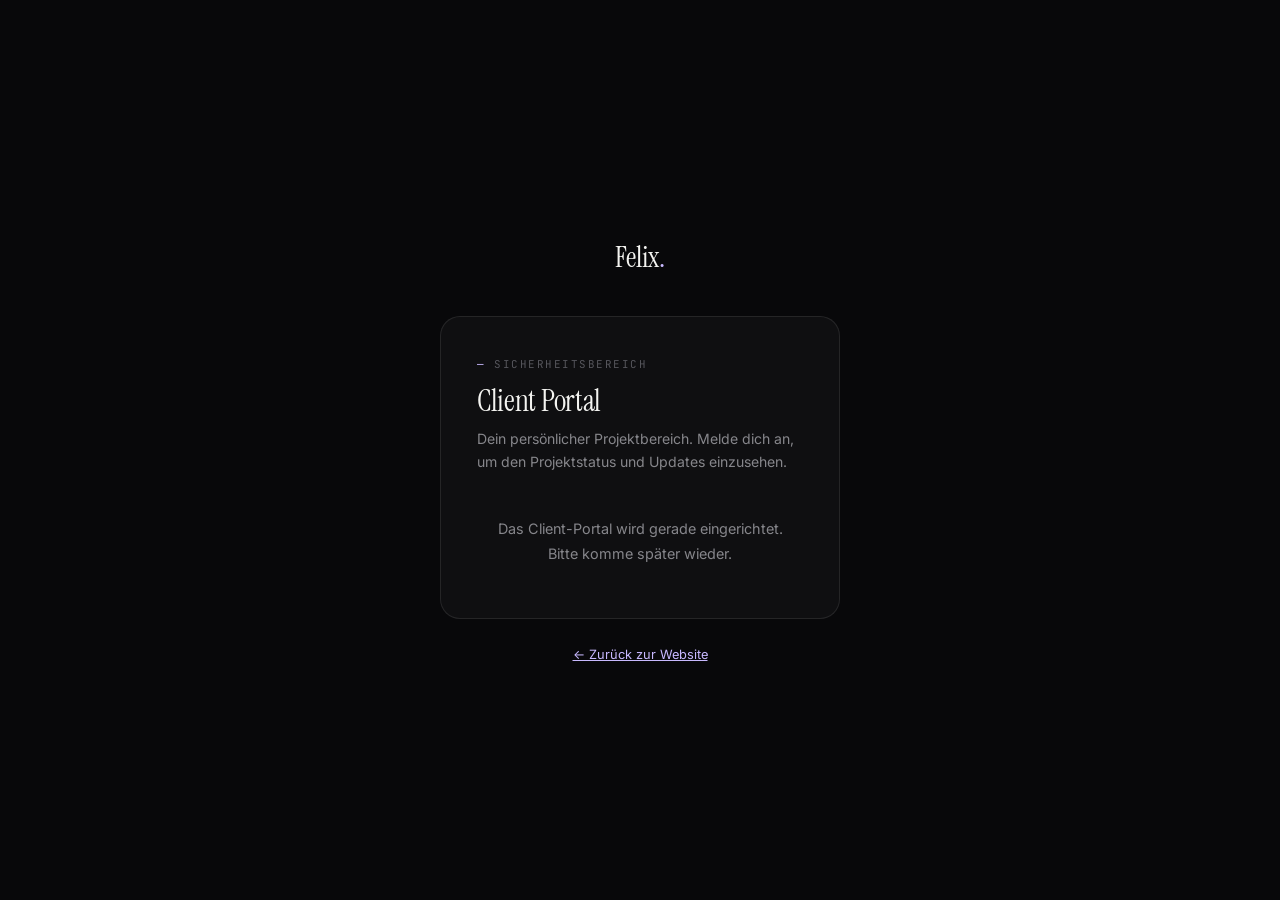
<file: login.html>
<!DOCTYPE html>
<html lang="de">
<head>
  <meta charset="UTF-8" />
  <meta name="viewport" content="width=device-width, initial-scale=1.0" />
  <meta name="robots" content="noindex, nofollow" />
  <title>Client Portal — Felix</title>
  <link rel="preconnect" href="https://fonts.googleapis.com" />
  <link rel="preconnect" href="https://fonts.gstatic.com" crossorigin />
  <link href="https://fonts.googleapis.com/css2?family=Inter:wght@400;500;600&family=Instrument+Serif:ital@0;1&family=JetBrains+Mono:wght@400;500&display=swap" rel="stylesheet" />
  <style>
    *, *::before, *::after { box-sizing: border-box; margin: 0; padding: 0; }
    :root {
      --bg: #08080a; --surface: rgba(255,255,255,.03); --surface-2: rgba(255,255,255,.055);
      --border: rgba(255,255,255,.09); --border-2: rgba(255,255,255,.18);
      --text: #f4f4f1; --muted: #86868b; --muted-2: #56565c;
      --accent: #c8b9ff; --red: #f87171; --green: #6ee7a8;
      --sans: 'Inter', sans-serif; --serif: 'Instrument Serif', serif; --mono: 'JetBrains Mono', monospace;
      --ease: cubic-bezier(.22,1,.36,1);
    }
    html { -webkit-font-smoothing: antialiased; }
    body {
      font-family: var(--sans);
      background: var(--bg);
      color: var(--text);
      min-height: 100vh;
      display: flex;
      flex-direction: column;
      align-items: center;
      justify-content: center;
      padding: 24px;
    }

    .login-wrap { width: 100%; max-width: 400px; }

    .login-logo {
      font-family: var(--serif);
      font-size: 1.8rem;
      margin-bottom: 40px;
      text-align: center;
    }
    .brand-dot { color: var(--accent); }

    .login-card {
      background: var(--surface);
      border: 1px solid var(--border);
      border-radius: 20px;
      padding: 40px 36px;
    }

    .login-eyebrow {
      font-family: var(--mono);
      font-size: .68rem;
      text-transform: uppercase;
      letter-spacing: .14em;
      color: var(--muted-2);
      margin-bottom: 10px;
    }
    .login-eyebrow::before { content: '— '; color: var(--accent); }

    .login-title {
      font-family: var(--serif);
      font-size: 1.9rem;
      font-weight: 400;
      letter-spacing: -.01em;
      margin-bottom: 8px;
    }
    .login-sub {
      font-size: .88rem;
      color: var(--muted);
      margin-bottom: 32px;
      line-height: 1.6;
    }

    .lf { position: relative; margin-bottom: 14px; }
    .lf input {
      width: 100%;
      background: var(--surface-2);
      border: 1px solid var(--border);
      border-radius: 12px;
      padding: 14px 16px;
      color: var(--text);
      font-family: var(--sans);
      font-size: .95rem;
      outline: none;
      transition: border-color .3s var(--ease), box-shadow .3s var(--ease);
    }
    .lf input:focus {
      border-color: var(--accent);
      box-shadow: 0 0 0 3px rgba(200,185,255,.1);
    }
    .lf input::placeholder { color: var(--muted-2); }

    .login-error {
      font-family: var(--mono);
      font-size: .75rem;
      color: var(--red);
      margin-bottom: 14px;
      min-height: 20px;
    }

    .login-btn {
      width: 100%;
      padding: 15px;
      border-radius: 50px;
      border: none;
      cursor: pointer;
      font-family: var(--sans);
      font-size: .92rem;
      font-weight: 500;
      background: var(--text);
      color: var(--bg);
      transition: background .3s var(--ease), transform .2s var(--ease);
    }
    .login-btn:hover { background: #fff; transform: translateY(-1px); }
    .login-btn:disabled { opacity: .5; cursor: wait; transform: none; }

    .login-info {
      font-size: .9rem;
      color: var(--muted);
      text-align: center;
      line-height: 1.7;
      padding: 12px 0;
    }

    .login-footer {
      margin-top: 28px;
      text-align: center;
      font-size: .8rem;
      color: var(--muted-2);
    }
    .login-footer a { color: var(--accent); }

    .login-status {
      display: flex;
      align-items: center;
      justify-content: center;
      gap: 8px;
      font-family: var(--mono);
      font-size: .72rem;
      color: var(--muted-2);
      text-transform: uppercase;
      letter-spacing: .08em;
      margin-bottom: 28px;
    }
    .status-dot {
      width: 7px; height: 7px;
      border-radius: 50%;
      background: var(--green);
      box-shadow: 0 0 8px var(--green);
    }
  </style>
</head>
<body>

<div class="login-wrap">
  <div class="login-logo">Felix<span class="brand-dot">.</span></div>

  <div class="login-card">
    <div class="login-eyebrow">Sicherheitsbereich</div>
    <div class="login-title">Client Portal</div>
    <div class="login-sub">Dein persönlicher Projektbereich. Melde dich an, um den Projektstatus und Updates einzusehen.</div>

    <div id="loginForm">
      <div class="lf">
        <input type="password" id="loginPwd" placeholder="Passwort" autocomplete="current-password" />
      </div>
      <div class="login-error" id="loginError"></div>
      <button class="login-btn" id="loginBtn">Einloggen →</button>
    </div>

    <div id="noPortal" style="display:none">
      <p class="login-info">Das Client-Portal wird gerade eingerichtet.<br />Bitte komme später wieder.</p>
    </div>
  </div>

  <div class="login-footer">
    <a href="index.html">← Zurück zur Website</a>
  </div>
</div>

<script>
'use strict';

async function sha256(text) {
  const buf = await crypto.subtle.digest('SHA-256', new TextEncoder().encode(text));
  return Array.from(new Uint8Array(buf)).map(b => b.toString(16).padStart(2,'0')).join('');
}

(async function init() {
  let contentData = null;
  try {
    const res = await fetch('content.json', { cache: 'no-store' });
    if (res.ok) contentData = await res.json();
  } catch {}

  const storedHash = contentData?.client?.passwordHash || '';
  if (!storedHash) {
    document.getElementById('loginForm').style.display = 'none';
    document.getElementById('noPortal').style.display = 'block';
    return;
  }

  const pwd    = document.getElementById('loginPwd');
  const btn    = document.getElementById('loginBtn');
  const errEl  = document.getElementById('loginError');

  async function attempt() {
    const val = pwd.value;
    if (!val) return;
    btn.disabled = true;
    btn.textContent = '…';
    const hash = await sha256(val);
    if (hash === storedHash) {
      sessionStorage.setItem('client_session', JSON.stringify({ expires: Date.now() + 86400000 }));
      location.href = 'client.html';
    } else {
      errEl.textContent = 'Falsches Passwort. Bitte versuche es erneut.';
      btn.disabled = false;
      btn.textContent = 'Einloggen →';
      pwd.value = '';
      pwd.focus();
    }
  }

  btn.addEventListener('click', attempt);
  pwd.addEventListener('keydown', e => { if (e.key === 'Enter') attempt(); });
  setTimeout(() => pwd.focus(), 100);
})();
</script>
</body>
</html>
</file>
<file: style.css>
/* =====================================================
   FELIX — Designer & Developer
   Awwwards-grade premium dark portfolio
   ===================================================== */

/* === RESET === */
*, *::before, *::after { box-sizing: border-box; margin: 0; padding: 0; }
html {
  scroll-behavior: smooth;
  -webkit-font-smoothing: antialiased;
  text-rendering: optimizeLegibility;
}
body {
  font-family: var(--sans);
  background: var(--bg);
  color: var(--text);
  overflow-x: hidden;
  line-height: 1.5;
}
a { color: inherit; text-decoration: none; }
ul { list-style: none; }
button { font-family: inherit; border: none; background: none; cursor: pointer; }
img, svg { display: block; max-width: 100%; }
::selection { background: var(--text); color: var(--bg); }

/* === TOKENS === */
:root {
  --bg:        #08080a;
  --bg-soft:   #0d0d10;
  --surface:   rgba(255,255,255,.025);
  --surface-2: rgba(255,255,255,.045);
  --border:    rgba(255,255,255,.09);
  --border-2:  rgba(255,255,255,.16);

  --text:      #f4f4f1;
  --muted:     #86868b;
  --muted-2:   #56565c;

  --accent:    #c8b9ff;        /* subtle violet */
  --accent-2:  #ffd9a8;        /* warm */
  --green:     #6ee7a8;

  --sans:  'Inter', -apple-system, sans-serif;
  --serif: 'Instrument Serif', Georgia, serif;
  --mono:  'JetBrains Mono', monospace;

  --pad:    clamp(20px, 5vw, 80px);
  --ease:   cubic-bezier(.22,1,.36,1);
  --ease-2: cubic-bezier(.65,0,.35,1);

  --radius: 18px;
}

/* === GRAIN OVERLAY (static — animation was a major jank source) === */
.grain {
  position: fixed;
  inset: 0;
  pointer-events: none;
  z-index: 9000;
  opacity: .04;
  background-image: url("data:image/svg+xml,%3Csvg viewBox='0 0 200 200' xmlns='http://www.w3.org/2000/svg'%3E%3Cfilter id='n'%3E%3CfeTurbulence type='fractalNoise' baseFrequency='0.85' numOctaves='3' stitchTiles='stitch'/%3E%3C/filter%3E%3Crect width='100%25' height='100%25' filter='url(%23n)'/%3E%3C/svg%3E");
}


/* === SCROLL PROGRESS === */
.progress {
  position: fixed;
  top: 0; left: 0;
  height: 2px;
  width: 100%;
  background: linear-gradient(90deg, var(--accent), #a78bfa);
  transform-origin: left;
  transform: scaleX(0);
  z-index: 900;
  pointer-events: none;
}

/* === MENU FOOTER (mobile fullscreen menu) === */
.menu-footer { display: none; }

/* === CUSTOM CURSOR === */
.cursor {
  position: fixed;
  top: 0; left: 0;
  width: 12px; height: 12px;
  border-radius: 50%;
  background: var(--text);
  pointer-events: none;
  z-index: 9500;
  transform: translate(-50%, -50%);
  transition: width .35s var(--ease), height .35s var(--ease),
              background .35s var(--ease), border-color .35s var(--ease), opacity .3s;
  will-change: transform;
}
.cursor.is-hover {
  width: 52px; height: 52px;
  background: transparent;
  border: 1px solid rgba(244,244,241,.6);
}
.cursor.is-view {
  width: 90px; height: 90px;
  background: var(--text);
}
.cursor.is-view::after {
  content: 'View';
  position: absolute;
  inset: 0;
  display: flex;
  align-items: center;
  justify-content: center;
  font-family: var(--mono);
  font-size: .68rem;
  color: var(--bg);
  text-transform: uppercase;
  letter-spacing: .05em;
}
@media (hover: none) { .cursor { display: none; } body { cursor: auto; } }

/* === LOADER === */
.loader {
  position: fixed;
  inset: 0;
  z-index: 9800;
  background: var(--bg);
  display: flex;
  align-items: flex-end;
  padding: var(--pad);
  transition: transform 1s var(--ease);
}
.loader.done { transform: translateY(-100%); }
.loader-content { width: 100%; }
.loader-name {
  font-family: var(--serif);
  font-size: clamp(4rem, 16vw, 13rem);
  line-height: .9;
  letter-spacing: -.02em;
  margin-bottom: 28px;
}
.loader-meta {
  display: flex;
  justify-content: space-between;
  align-items: baseline;
  font-family: var(--mono);
  font-size: .78rem;
  color: var(--muted);
  text-transform: uppercase;
  letter-spacing: .08em;
  margin-bottom: 16px;
}
.loader-count { font-size: 1.1rem; color: var(--text); }
.loader-track {
  height: 1px;
  background: var(--border);
  overflow: hidden;
}
.loader-fill {
  height: 100%;
  width: 0%;
  background: var(--text);
  transition: width .2s var(--ease-2);
}

/* === NAV === */
.nav {
  position: fixed;
  top: 0; left: 0; right: 0;
  z-index: 800;
  padding: 22px var(--pad);
  transition: padding .5s var(--ease), background .5s var(--ease);
}
.nav.scrolled {
  padding: 14px var(--pad);
  background: rgba(8,8,10,.85);
  backdrop-filter: blur(12px);
  -webkit-backdrop-filter: blur(12px);
  border-bottom: 1px solid var(--border);
}
.nav-inner {
  display: flex;
  align-items: center;
  justify-content: space-between;
  gap: 28px;
  max-width: 1440px;
  margin: 0 auto;
}
.nav-brand {
  font-family: var(--serif);
  font-size: 1.55rem;
  letter-spacing: -.01em;
}
.brand-dot { color: var(--accent); }

.nav-menu { display: flex; gap: 6px; margin-left: auto; }
.nav-item {
  position: relative;
  padding: 8px 16px;
  font-size: .9rem;
  color: var(--muted);
  overflow: hidden;
  height: 36px;
  display: inline-flex;
  align-items: center;
  transition: color .4s var(--ease);
}
.nav-item span {
  position: relative;
  display: block;
  transition: transform .45s var(--ease);
}
.nav-item span::after {
  content: attr(data-text);
}
.nav-item::before {
  content: '';
  position: absolute;
  bottom: 6px; left: 16px; right: 16px;
  height: 1px;
  background: var(--text);
  transform: scaleX(0);
  transform-origin: left;
  transition: transform .45s var(--ease);
}
.nav-item:hover { color: var(--text); }
.nav-item:hover::before, .nav-item.active::before { transform: scaleX(1); }
.nav-item.active { color: var(--text); }

.nav-cta {
  display: inline-flex;
  align-items: center;
  gap: 9px;
  padding: 9px 18px;
  border: 1px solid var(--border-2);
  border-radius: 50px;
  font-size: .85rem;
  font-weight: 500;
  background: var(--surface);
  transition: border-color .4s var(--ease), background .4s var(--ease);
}
.nav-cta:hover { border-color: var(--text); background: var(--surface-2); }
.cta-status {
  width: 7px; height: 7px;
  border-radius: 50%;
  background: var(--green);
  box-shadow: 0 0 0 0 rgba(110,231,168,.5);
  animation: ping 2s infinite;
}
@keyframes ping {
  0% { box-shadow: 0 0 0 0 rgba(110,231,168,.5); }
  70%,100% { box-shadow: 0 0 0 7px rgba(110,231,168,0); }
}

.nav-burger {
  display: none;
  flex-direction: column;
  gap: 6px;
  width: 30px;
}
.nav-burger span {
  display: block;
  height: 1.5px;
  width: 100%;
  background: var(--text);
  transition: transform .4s var(--ease), opacity .3s;
}
.nav-burger.open span:nth-child(1) { transform: translateY(3.75px) rotate(45deg); }
.nav-burger.open span:nth-child(2) { transform: translateY(-3.75px) rotate(-45deg); }

/* === BUTTONS === */
.btn {
  display: inline-flex;
  align-items: center;
  justify-content: center;
  gap: 10px;
  padding: 16px 30px;
  border-radius: 50px;
  font-size: .92rem;
  font-weight: 500;
  letter-spacing: -.01em;
  transition: transform .4s var(--ease), background .4s var(--ease),
              color .4s var(--ease), border-color .4s var(--ease);
  will-change: transform;
}
.btn svg { width: 17px; height: 17px; transition: transform .4s var(--ease); }
.btn-light { background: var(--text); color: var(--bg); }
.btn-light:hover { background: #fff; }
.btn-light:hover svg { transform: translateX(4px); }
.btn-line { border: 1px solid var(--border-2); color: var(--text); }
.btn-line:hover { border-color: var(--text); background: var(--surface); }
.btn-block { width: 100%; padding: 18px; }

/* === SECTIONS === */
.section { padding: clamp(90px, 13vw, 200px) var(--pad); position: relative; }
.section-head { max-width: 1440px; margin: 0 auto clamp(48px, 7vw, 100px); }
.eyebrow {
  display: inline-block;
  font-family: var(--mono);
  font-size: .76rem;
  text-transform: uppercase;
  letter-spacing: .14em;
  color: var(--muted);
  margin-bottom: 22px;
}
.eyebrow::before { content: '— '; color: var(--accent); }
.section-title {
  font-family: var(--serif);
  font-size: clamp(2.6rem, 7vw, 6rem);
  line-height: .98;
  letter-spacing: -.02em;
  font-weight: 400;
}
.section-title em, .hero-title em, .about-statement em,
.contact-title em { font-style: italic; color: var(--accent); }

/* === HERO === */
.hero {
  min-height: 100vh;
  display: flex;
  flex-direction: column;
  justify-content: space-between;
  padding: clamp(120px, 16vh, 200px) var(--pad) clamp(40px, 6vh, 64px);
  position: relative;
  overflow: hidden;
}
.hero-glow {
  position: absolute;
  top: 30%; left: 50%;
  width: 70vw; height: 70vw;
  max-width: 900px; max-height: 900px;
  transform: translate(-50%, -50%);
  background: radial-gradient(circle, rgba(200,185,255,.09) 0%, transparent 65%);
  pointer-events: none;
}
.hero-top {
  display: flex;
  justify-content: space-between;
  align-items: center;
  flex-wrap: wrap;
  gap: 14px;
  font-family: var(--mono);
  font-size: .78rem;
  color: var(--muted);
  letter-spacing: .04em;
}
.hero-tag { display: inline-flex; align-items: center; gap: 10px; text-transform: uppercase; }
.tag-dot {
  width: 7px; height: 7px;
  border-radius: 50%;
  background: var(--green);
  box-shadow: 0 0 12px var(--green);
}
.hero-loc { color: var(--muted-2); }
#localTime { color: var(--text); }

.hero-title {
  font-family: var(--serif);
  font-size: clamp(3rem, 10.5vw, 11rem);
  line-height: .92;
  letter-spacing: -.025em;
  font-weight: 400;
  margin: auto 0;
  padding: 4vh 0;
}
.ht-line {
  display: block;
  overflow: hidden;
  /* room for descenders + italic overhang, so glyphs don't get clipped */
  padding: .04em .08em .14em 0;
  margin-bottom: -.14em;
}
.ht-line > span { display: block; }

.hero-bottom {
  display: grid;
  grid-template-columns: 1fr auto;
  gap: 40px;
  align-items: end;
}
.hero-lead {
  max-width: 440px;
  font-size: 1.02rem;
  line-height: 1.65;
  color: var(--muted);
}
.hero-lead { /* slight emphasis */ }
.hero-actions { display: flex; gap: 12px; flex-wrap: wrap; }

.hero-scroll {
  position: absolute;
  bottom: clamp(40px, 6vh, 64px);
  left: 50%;
  transform: translateX(-50%);
  display: flex;
  flex-direction: column;
  align-items: center;
  gap: 12px;
  font-family: var(--mono);
  font-size: .68rem;
  text-transform: uppercase;
  letter-spacing: .12em;
  color: var(--muted-2);
}
.scroll-bar {
  width: 1px; height: 44px;
  background: var(--border);
  position: relative;
  overflow: hidden;
}
.scroll-fill {
  position: absolute;
  top: 0; left: 0;
  width: 100%; height: 40%;
  background: var(--text);
  animation: scrollDown 2s var(--ease) infinite;
}
@keyframes scrollDown {
  0% { transform: translateY(-100%); }
  100% { transform: translateY(250%); }
}

/* === MARQUEE === */
.marquee {
  border-top: 1px solid var(--border);
  border-bottom: 1px solid var(--border);
  padding: 26px 0;
  overflow: hidden;
  white-space: nowrap;
}
.marquee-track {
  display: inline-flex;
  align-items: center;
  gap: 40px;
  animation: marquee 28s linear infinite;
}
.marquee-track span {
  font-family: var(--serif);
  font-size: clamp(1.6rem, 3.5vw, 3rem);
  font-style: italic;
  color: var(--text);
}
.marquee-track .m-sep { color: var(--accent); font-style: normal; font-size: .7em; }
@keyframes marquee {
  from { transform: translateX(0); }
  to { transform: translateX(-50%); }
}

/* === WORK === */
.work-list { max-width: 1440px; margin: 0 auto; }
.work-item {
  position: relative;
  display: grid;
  grid-template-columns: 60px 1.4fr 1fr 80px;
  align-items: center;
  gap: 30px;
  padding: 38px 12px;
  border-top: 1px solid var(--border);
  transition: padding .5s var(--ease);
}
.work-item:last-child { border-bottom: 1px solid var(--border); }
.work-item:hover { padding-left: 28px; }
.wi-index {
  font-family: var(--mono);
  font-size: .82rem;
  color: var(--muted-2);
}
.wi-title {
  font-family: var(--serif);
  font-size: clamp(1.8rem, 4vw, 3.2rem);
  font-weight: 400;
  letter-spacing: -.02em;
  line-height: 1;
  transition: transform .5s var(--ease), color .5s var(--ease);
}
.work-item:hover .wi-title { transform: translateX(8px); }
.wi-desc { font-size: .9rem; color: var(--muted); margin-top: 8px; }
.wi-tags { display: flex; flex-wrap: wrap; gap: 8px; }
.wi-tags span {
  font-family: var(--mono);
  font-size: .72rem;
  padding: 5px 12px;
  border: 1px solid var(--border);
  border-radius: 50px;
  color: var(--muted);
}
.wi-year {
  font-family: var(--mono);
  font-size: .82rem;
  color: var(--muted-2);
  text-align: right;
}
/* Floating media preview */
.wi-media {
  position: fixed;
  top: 0; left: 0;
  width: 300px; height: 220px;
  border-radius: var(--radius);
  overflow: hidden;
  pointer-events: none;
  opacity: 0;
  transform: translate(-50%, -50%) scale(.85);
  transition: opacity .4s var(--ease), transform .4s var(--ease);
  z-index: 700;
  border: 1px solid var(--border-2);
}
.work-item:hover .wi-media { opacity: 1; transform: translate(-50%, -50%) scale(1); }
.wm-inner { width: 100%; height: 100%; }
.grad-1 { background: linear-gradient(135deg, #6d5dfc, #1e1b4b); }
.grad-2 { background: linear-gradient(135deg, #f0a868, #7c2d12); }
.grad-3 { background: linear-gradient(135deg, #34d399, #064e3b); }
.grad-4 { background: linear-gradient(135deg, #38bdf8, #0c4a6e); }

/* === ABOUT === */
.about-grid {
  max-width: 1440px;
  margin: 0 auto;
  display: grid;
  grid-template-columns: .8fr 1.2fr;
  gap: clamp(40px, 6vw, 90px);
  align-items: start;
}
.about-portrait { margin: 28px 0 40px; }
.portrait-glass {
  aspect-ratio: 4/5;
  border-radius: var(--radius);
  background: var(--surface);
  border: 1px solid var(--border);
  display: flex;
  align-items: center;
  justify-content: center;
  position: relative;
  overflow: hidden;
}
.portrait-glass::before {
  content: '';
  position: absolute;
  inset: 0;
  background: radial-gradient(circle at 30% 20%, rgba(200,185,255,.18), transparent 55%),
              radial-gradient(circle at 70% 80%, rgba(255,217,168,.12), transparent 55%);
}
.portrait-mono {
  font-family: var(--serif);
  font-size: clamp(3rem, 8vw, 5.5rem);
  color: var(--text);
  position: relative;
  z-index: 1;
}
.about-facts { display: flex; flex-direction: column; gap: 26px; }
.fact { display: flex; align-items: baseline; gap: 4px; flex-wrap: wrap; }
.fact-n { font-family: var(--serif); font-size: clamp(2.4rem, 5vw, 3.6rem); line-height: 1; }
.fact-suf { font-family: var(--serif); font-size: 1.6rem; color: var(--accent); }
.fact-l { width: 100%; font-size: .85rem; color: var(--muted); margin-top: 4px; }

.about-statement {
  font-family: var(--serif);
  font-size: clamp(1.6rem, 3.2vw, 2.6rem);
  line-height: 1.3;
  letter-spacing: -.01em;
  margin-bottom: 32px;
}
.about-text {
  font-size: 1.02rem;
  line-height: 1.75;
  color: var(--muted);
  max-width: 620px;
  margin-bottom: 48px;
}
.about-skills {
  display: grid;
  grid-template-columns: 1fr 1fr;
  gap: 40px;
  padding-top: 40px;
  border-top: 1px solid var(--border);
}
.skill-col h4 {
  font-family: var(--mono);
  font-size: .78rem;
  text-transform: uppercase;
  letter-spacing: .1em;
  color: var(--muted-2);
  margin-bottom: 18px;
  font-weight: 500;
}
.skill-col ul { display: flex; flex-direction: column; gap: 12px; }
.skill-col li {
  font-size: 1.02rem;
  color: var(--text);
  padding-left: 18px;
  position: relative;
}
.skill-col li::before {
  content: '';
  position: absolute;
  left: 0; top: .65em;
  width: 6px; height: 6px;
  border-radius: 50%;
  background: var(--accent);
}

/* === SERVICES === */
.services-list { max-width: 1440px; margin: 0 auto; }
.svc-row {
  display: grid;
  grid-template-columns: 70px 1fr 1.4fr auto;
  gap: 36px;
  align-items: center;
  padding: 44px 12px;
  border-top: 1px solid var(--border);
  transition: padding .5s var(--ease), background .5s var(--ease);
}
.svc-row:last-child { border-bottom: 1px solid var(--border); }
.svc-row:hover { padding-left: 28px; padding-right: 28px; background: var(--surface); }
.svc-num { font-family: var(--mono); font-size: .82rem; color: var(--muted-2); }
.svc-name {
  font-family: var(--serif);
  font-size: clamp(1.7rem, 3.5vw, 2.8rem);
  font-weight: 400;
  letter-spacing: -.02em;
  line-height: 1.05;
  transition: transform .5s var(--ease);
}
.svc-row:hover .svc-name { transform: translateX(8px); }
.svc-text { font-size: .98rem; line-height: 1.65; color: var(--muted); max-width: 440px; }
.svc-meta {
  font-family: var(--mono);
  font-size: .74rem;
  color: var(--muted-2);
  text-transform: uppercase;
  letter-spacing: .06em;
  white-space: nowrap;
}

/* === CONTACT === */
.contact { overflow: hidden; }
.contact-glow {
  position: absolute;
  bottom: -20%; left: 50%;
  width: 80vw; height: 60vw;
  max-width: 1000px; max-height: 700px;
  transform: translateX(-50%);
  background: radial-gradient(circle, rgba(200,185,255,.09) 0%, transparent 65%);
  pointer-events: none;
}
.contact-inner {
  max-width: 760px;
  margin: 0 auto;
  text-align: center;
  position: relative;
  z-index: 1;
}
.contact-title {
  font-family: var(--serif);
  font-size: clamp(2.6rem, 8vw, 6.5rem);
  line-height: .98;
  letter-spacing: -.02em;
  font-weight: 400;
  margin: 22px 0 28px;
}
.contact-lead {
  font-size: 1.05rem;
  line-height: 1.7;
  color: var(--muted);
  max-width: 480px;
  margin: 0 auto 56px;
}

/* Form */
.contact-form { text-align: left; }
.cf-row { display: grid; grid-template-columns: 1fr 1fr; gap: 18px; }
.cf-group { position: relative; margin-bottom: 18px; }
.cf-group input, .cf-group textarea {
  width: 100%;
  background: var(--surface);
  border: 1px solid var(--border);
  border-radius: 14px;
  padding: 22px 20px 8px;
  font-family: var(--sans);
  font-size: 1rem;
  color: var(--text);
  outline: none;
  resize: vertical;
  transition: border-color .4s var(--ease), background .4s var(--ease);
}
.cf-group textarea { padding-top: 26px; }
.cf-group label {
  position: absolute;
  left: 20px; top: 18px;
  font-size: 1rem;
  color: var(--muted);
  pointer-events: none;
  transition: transform .35s var(--ease), font-size .35s var(--ease), color .35s var(--ease);
  transform-origin: left;
}
.cf-group input:focus, .cf-group textarea:focus { border-color: var(--border-2); background: var(--surface-2); }
.cf-group input:focus + label,
.cf-group input:not(:placeholder-shown) + label,
.cf-group textarea:focus + label,
.cf-group textarea:not(:placeholder-shown) + label {
  transform: translateY(-12px) scale(.75);
  color: var(--accent);
}
.contact-form .btn { margin-top: 8px; }
.cf-success {
  display: none;
  margin-top: 18px;
  text-align: center;
  font-size: .92rem;
  color: var(--green);
}
.cf-success.show { display: block; }

.contact-alt {
  margin-top: 48px;
  font-size: .95rem;
  color: var(--muted);
}
.contact-alt a {
  color: var(--text);
  border-bottom: 1px solid var(--border-2);
  padding-bottom: 2px;
  margin-left: 8px;
  transition: border-color .4s var(--ease);
}
.contact-alt a:hover { border-color: var(--text); }

/* === FOOTER === */
.footer { padding: clamp(60px, 8vw, 100px) var(--pad) 40px; border-top: 1px solid var(--border); }
.footer-top {
  display: flex;
  justify-content: space-between;
  align-items: flex-start;
  flex-wrap: wrap;
  gap: 30px;
  max-width: 1440px;
  margin: 0 auto clamp(50px, 7vw, 90px);
}
.footer-brand { font-family: var(--serif); font-size: clamp(3rem, 9vw, 7rem); line-height: .9; }
.footer-tagline { font-size: 1rem; color: var(--muted); line-height: 1.6; text-align: right; }
.footer-cols {
  display: grid;
  grid-template-columns: repeat(3, 1fr);
  gap: 30px;
  max-width: 1440px;
  margin: 0 auto 60px;
  padding-bottom: 50px;
  border-bottom: 1px solid var(--border);
}
.footer-col { display: flex; flex-direction: column; gap: 12px; }
.fc-head {
  font-family: var(--mono);
  font-size: .74rem;
  text-transform: uppercase;
  letter-spacing: .1em;
  color: var(--muted-2);
  margin-bottom: 8px;
}
.footer-col a { font-size: 1rem; color: var(--muted); transition: color .3s var(--ease); width: fit-content; }
.footer-col a:hover { color: var(--text); }
.footer-bottom {
  display: flex;
  justify-content: space-between;
  flex-wrap: wrap;
  gap: 12px;
  max-width: 1440px;
  margin: 0 auto;
  font-family: var(--mono);
  font-size: .76rem;
  color: var(--muted-2);
}

/* === REVEAL === */
[data-reveal] {
  opacity: 0;
  transform: translateY(18px);
  transition: opacity .55s var(--ease), transform .55s var(--ease);
}
[data-reveal].in { opacity: 1; transform: translateY(0); }
.ht-line[data-reveal] { transform: none; }
.ht-line[data-reveal] > span {
  transform: translateY(130%);
  transition: transform .8s var(--ease);
}
.ht-line[data-reveal].in > span { transform: translateY(0); }
.ht-line[data-reveal] { opacity: 1; }

/* === RESPONSIVE === */
@media (max-width: 900px) {
  .nav-menu, .nav-cta { display: none; }
  .nav-burger { display: flex; }
  .nav-menu.open {
    display: flex;
    flex-direction: column;
    justify-content: center;
    gap: 0;
    position: fixed;
    inset: 0;
    padding: 100px var(--pad) clamp(28px, 5vh, 48px);
    background: var(--bg);
    z-index: 795;
    overflow-y: auto;
    counter-reset: menu;
  }
  .nav-menu.open::before {
    content: '';
    position: fixed;
    top: -25%; right: -35%;
    width: 90vw; height: 90vw;
    background: radial-gradient(circle, rgba(200,185,255,.08) 0%, transparent 65%);
    pointer-events: none;
  }
  .nav-menu.open .nav-item {
    font-family: var(--serif);
    font-size: clamp(2.6rem, 11vw, 4.4rem);
    height: auto;
    padding: clamp(12px, 2.6vw, 20px) 0;
    color: var(--text);
    border-bottom: 1px solid var(--border);
    display: flex;
    align-items: baseline;
    gap: 18px;
    letter-spacing: -.02em;
    font-style: italic;
    line-height: 1;
    overflow: visible;
    opacity: 0;
    animation: menuItemIn .65s var(--ease) forwards;
    transition: color .3s var(--ease), padding-left .4s var(--ease);
  }
  .nav-menu.open .nav-item:nth-child(1) { animation-delay: .06s; }
  .nav-menu.open .nav-item:nth-child(2) { animation-delay: .13s; }
  .nav-menu.open .nav-item:nth-child(3) { animation-delay: .20s; }
  .nav-menu.open .nav-item:nth-child(4) { animation-delay: .27s; }
  .nav-menu.open .nav-item:nth-child(5) { animation-delay: .34s; }
  .nav-menu.open .nav-item:nth-child(6) { animation-delay: .41s; }
  .nav-menu.open .nav-item:first-of-type { border-top: 1px solid var(--border); }
  .nav-menu.open .nav-item:hover,
  .nav-menu.open .nav-item:active { color: var(--accent); padding-left: 12px; }
  .nav-menu.open .nav-item::before {
    counter-increment: menu;
    content: counter(menu, decimal-leading-zero);
    position: static;
    transform: none;
    height: auto;
    background: none;
    font-family: var(--mono);
    font-style: normal;
    font-size: .72rem;
    color: var(--muted-2);
    letter-spacing: .08em;
    transition: color .3s var(--ease);
  }
  .nav-menu.open .nav-item:hover::before { color: var(--accent); }
  .nav-menu.open .nav-item::after {
    content: '→';
    font-style: normal;
    font-family: var(--sans);
    font-size: .38em;
    color: var(--muted-2);
    margin-left: auto;
    transition: transform .3s var(--ease), color .3s var(--ease);
  }
  .nav-menu.open .nav-item:hover::after { transform: translateX(8px); color: var(--accent); }

  .nav-menu.open .menu-footer {
    display: flex;
    justify-content: space-between;
    align-items: flex-end;
    gap: 20px;
    flex-wrap: wrap;
    margin-top: auto;
    padding-top: clamp(28px, 6vh, 48px);
    opacity: 0;
    animation: menuItemIn .65s var(--ease) .45s forwards;
  }
  .mf-left { display: flex; flex-direction: column; gap: 6px; }
  .mf-label {
    font-family: var(--mono);
    font-size: .68rem;
    text-transform: uppercase;
    letter-spacing: .12em;
    color: var(--muted-2);
  }
  .mf-mail {
    font-family: var(--serif);
    font-size: clamp(1.2rem, 5vw, 1.6rem);
    color: var(--text);
    border-bottom: 1px solid var(--border-2);
    padding-bottom: 2px;
    width: fit-content;
  }
  .mf-right {
    display: inline-flex;
    align-items: center;
    gap: 9px;
    font-size: .82rem;
    color: var(--muted);
  }

  .hero-bottom { grid-template-columns: 1fr; gap: 28px; }
  .about-grid { grid-template-columns: 1fr; }
  .about-portrait { max-width: 320px; }

  .work-item { grid-template-columns: 40px 1fr; gap: 8px 16px; }
  .wi-tags, .wi-year { display: none; }
  .wi-media { display: none; }

  .svc-row { grid-template-columns: 1fr; gap: 14px; }
  .svc-num { display: none; }
  .svc-meta { font-size: .72rem; }

  .footer-cols { grid-template-columns: 1fr 1fr; }
  .footer-tagline { text-align: left; }
}

@media (max-width: 540px) {
  .cf-row { grid-template-columns: 1fr; gap: 0; }
  .footer-cols { grid-template-columns: 1fr; }
  .hero-top { font-size: .7rem; }
}

@keyframes menuItemIn {
  from { opacity: 0; transform: translateY(40px); }
  to   { opacity: 1; transform: translateY(0); }
}

.cms-link { color: var(--muted-2); transition: color .3s var(--ease); }
.cms-link:hover { color: var(--accent); }

/* === PRICING === */
.pricing-section { background: var(--bg-soft); }
.pricing-lead {
  max-width: 500px;
  margin: 0 auto;
  text-align: center;
  font-size: 1.02rem;
  color: var(--muted);
  line-height: 1.7;
  margin-top: -28px;
}
.section-head { text-align: center; }
.pricing-section .section-head { margin-bottom: clamp(48px, 7vw, 80px); }

.pricing-grid {
  display: grid;
  grid-template-columns: repeat(3, 1fr);
  gap: 20px;
  max-width: 1160px;
  margin: 0 auto;
  align-items: stretch;
}

.price-card {
  display: flex;
  flex-direction: column;
  padding: 40px 36px;
  border-radius: var(--radius);
  border: 1px solid var(--border);
  background: var(--surface);
  position: relative;
  transition: border-color .4s var(--ease), transform .4s var(--ease), box-shadow .4s var(--ease);
}
.price-card:hover {
  transform: translateY(-6px);
  border-color: var(--border-2);
  box-shadow: 0 24px 60px rgba(0,0,0,.4);
}

.price-featured {
  border-color: rgba(200,185,255,.5);
  background: linear-gradient(160deg, rgba(200,185,255,.07) 0%, rgba(200,185,255,.02) 100%);
  box-shadow: 0 0 0 1px rgba(200,185,255,.2), inset 0 1px 0 rgba(200,185,255,.15);
}
.price-featured:hover {
  border-color: rgba(200,185,255,.75);
  box-shadow: 0 24px 60px rgba(200,185,255,.12), 0 0 0 1px rgba(200,185,255,.3);
}

.pc-badge {
  position: absolute;
  top: -14px; left: 50%;
  transform: translateX(-50%);
  background: linear-gradient(90deg, var(--accent), #a78bfa);
  color: #1a1040;
  font-family: var(--mono);
  font-size: .72rem;
  font-weight: 700;
  letter-spacing: .08em;
  text-transform: uppercase;
  padding: 5px 18px;
  border-radius: 50px;
  white-space: nowrap;
}

.pc-header { margin-bottom: 32px; }
.pc-tier {
  display: block;
  font-family: var(--mono);
  font-size: .78rem;
  text-transform: uppercase;
  letter-spacing: .12em;
  color: var(--muted-2);
  margin-bottom: 16px;
}
.price-featured .pc-tier { color: var(--accent); }

.pc-price {
  display: flex;
  align-items: baseline;
  gap: 4px;
  margin-bottom: 12px;
}
.pc-currency {
  font-family: var(--serif);
  font-size: 1.6rem;
  color: var(--muted);
  align-self: flex-start;
  margin-top: 8px;
}
.pc-amount {
  font-family: var(--serif);
  font-size: clamp(3rem, 7vw, 4rem);
  line-height: .95;
  letter-spacing: -.03em;
}
.pc-plus { font-size: .5em; color: var(--accent); }
.pc-tagline { font-size: .9rem; color: var(--muted); line-height: 1.5; }

.pc-features {
  list-style: none;
  display: flex;
  flex-direction: column;
  gap: 12px;
  flex: 1;
  margin-bottom: 32px;
}
.pc-features li {
  display: flex;
  align-items: flex-start;
  gap: 10px;
  font-size: .92rem;
  color: var(--text);
  line-height: 1.4;
}
.pc-features li.pc-muted { color: var(--muted-2); }
.pc-check {
  flex-shrink: 0;
  color: var(--green);
  font-size: .85rem;
  margin-top: 1px;
}
.pc-dash {
  flex-shrink: 0;
  color: var(--muted-2);
  font-size: .85rem;
}
.price-featured .pc-check { color: var(--accent); }

.pc-meta {
  display: flex;
  flex-direction: column;
  gap: 6px;
  padding: 18px 0;
  border-top: 1px solid var(--border);
  border-bottom: 1px solid var(--border);
  margin-bottom: 28px;
}
.pc-time {
  display: flex;
  align-items: center;
  gap: 8px;
  font-family: var(--mono);
  font-size: .78rem;
  color: var(--muted);
}
.pc-time svg { width: 14px; height: 14px; flex-shrink: 0; }
.pc-best { font-size: .8rem; color: var(--muted-2); }

.pc-cta { width: 100%; justify-content: center; }

.pricing-note {
  text-align: center;
  font-family: var(--mono);
  font-size: .78rem;
  color: var(--muted-2);
  margin-top: clamp(36px, 5vw, 56px);
  letter-spacing: .02em;
}
.pricing-note a {
  color: var(--accent);
  border-bottom: 1px solid rgba(200,185,255,.3);
  padding-bottom: 1px;
  transition: border-color .3s var(--ease);
}
.pricing-note a:hover { border-color: var(--accent); }

@media (max-width: 900px) {
  .pricing-grid { grid-template-columns: 1fr; max-width: 480px; }
  .price-card { padding: 36px 28px; }
}

@media (prefers-reduced-motion: reduce) {
  *, *::before, *::after { animation-duration: .01ms !important; transition-duration: .01ms !important; }
  .grain { display: none; }
}

/* === CHAT WIDGET === */
.chat-widget {
  position: fixed;
  bottom: 28px;
  right: 28px;
  z-index: 8000;
  display: flex;
  flex-direction: column;
  align-items: flex-end;
  gap: 12px;
}
.chat-toggle {
  position: relative;
  width: 54px; height: 54px;
  border-radius: 50%;
  background: var(--accent);
  color: #1a1040;
  display: flex;
  align-items: center;
  justify-content: center;
  border: none;
  cursor: pointer;
  box-shadow: 0 8px 32px rgba(200,185,255,.35);
  transition: transform .35s var(--ease), box-shadow .35s var(--ease);
  flex-shrink: 0;
}
.chat-toggle:hover { transform: scale(1.08); box-shadow: 0 12px 44px rgba(200,185,255,.5); }
.chat-toggle svg {
  width: 22px; height: 22px;
  position: absolute;
  transition: opacity .25s, transform .25s var(--ease);
}
.chat-icon-open  { opacity: 1; transform: scale(1); }
.chat-icon-close { opacity: 0; transform: scale(.5) rotate(-45deg); }
.chat-open .chat-icon-open  { opacity: 0; transform: scale(.5) rotate(45deg); }
.chat-open .chat-icon-close { opacity: 1; transform: scale(1) rotate(0deg); }

.chat-panel {
  width: 340px;
  max-height: 500px;
  background: var(--bg-soft);
  border: 1px solid var(--border-2);
  border-radius: var(--radius);
  display: flex;
  flex-direction: column;
  overflow: hidden;
  box-shadow: 0 24px 60px rgba(0,0,0,.7);
  opacity: 0;
  transform: translateY(12px) scale(.97);
  pointer-events: none;
  transition: opacity .3s var(--ease), transform .3s var(--ease);
}
.chat-open .chat-panel {
  opacity: 1;
  transform: none;
  pointer-events: auto;
}

.chat-header {
  display: flex;
  align-items: center;
  gap: 12px;
  padding: 16px 20px;
  border-bottom: 1px solid var(--border);
  background: var(--surface);
  flex-shrink: 0;
}
.chat-avatar {
  width: 36px; height: 36px;
  border-radius: 50%;
  background: linear-gradient(135deg, var(--accent), #a78bfa);
  display: flex;
  align-items: center;
  justify-content: center;
  font-family: var(--serif);
  font-size: 1.1rem;
  color: #1a1040;
  flex-shrink: 0;
}
.chat-name { font-size: .92rem; font-weight: 500; color: var(--text); }
.chat-status { font-size: .74rem; color: var(--muted); font-family: var(--mono); }

.chat-messages {
  flex: 1;
  overflow-y: auto;
  padding: 16px;
  display: flex;
  flex-direction: column;
  gap: 10px;
  scrollbar-width: thin;
  scrollbar-color: var(--border) transparent;
}
.chat-msg { max-width: 88%; }
.chat-msg p {
  font-size: .88rem;
  line-height: 1.5;
  padding: 10px 14px;
  border-radius: 14px;
  margin: 0;
}
.chat-msg-bot  { align-self: flex-start; }
.chat-msg-bot p {
  background: var(--surface);
  border: 1px solid var(--border);
  color: var(--text);
  border-bottom-left-radius: 4px;
}
.chat-msg-user { align-self: flex-end; }
.chat-msg-user p {
  background: var(--accent);
  color: #1a1040;
  border-bottom-right-radius: 4px;
}

.chat-typing {
  display: flex;
  align-items: center;
  gap: 5px;
  padding: 12px 14px;
  max-width: 60px;
}
.chat-typing span {
  width: 6px; height: 6px;
  border-radius: 50%;
  background: var(--muted);
  animation: typingDot 1.2s infinite;
}
.chat-typing span:nth-child(2) { animation-delay: .2s; }
.chat-typing span:nth-child(3) { animation-delay: .4s; }
@keyframes typingDot {
  0%, 60%, 100% { transform: translateY(0); opacity: .4; }
  30% { transform: translateY(-5px); opacity: 1; }
}

.chat-input-row {
  display: flex;
  gap: 8px;
  padding: 12px 16px;
  border-top: 1px solid var(--border);
  flex-shrink: 0;
}
.chat-input {
  flex: 1;
  background: var(--surface);
  border: 1px solid var(--border);
  border-radius: 10px;
  padding: 10px 14px;
  font-family: var(--sans);
  font-size: .88rem;
  color: var(--text);
  outline: none;
  transition: border-color .3s var(--ease);
}
.chat-input:focus { border-color: var(--accent); }
.chat-input::placeholder { color: var(--muted-2); }
.chat-send {
  width: 38px; height: 38px;
  border-radius: 10px;
  background: var(--accent);
  color: #1a1040;
  border: none;
  cursor: pointer;
  display: flex;
  align-items: center;
  justify-content: center;
  transition: background .3s var(--ease), transform .2s var(--ease);
  flex-shrink: 0;
}
.chat-send svg { width: 16px; height: 16px; }
.chat-send:hover { background: #d4c7ff; transform: scale(1.05); }
.chat-send:disabled { opacity: .5; cursor: not-allowed; transform: none; }

.chat-no-key {
  display: none;
  padding: 10px 16px;
  border-top: 1px solid var(--border);
  font-size: .78rem;
  color: var(--muted);
  text-align: center;
}
.chat-no-key a { color: var(--accent); }

@media (max-width: 480px) {
  .chat-widget { bottom: 20px; right: 16px; }
  .chat-panel { width: calc(100vw - 32px); }
}
</file>
